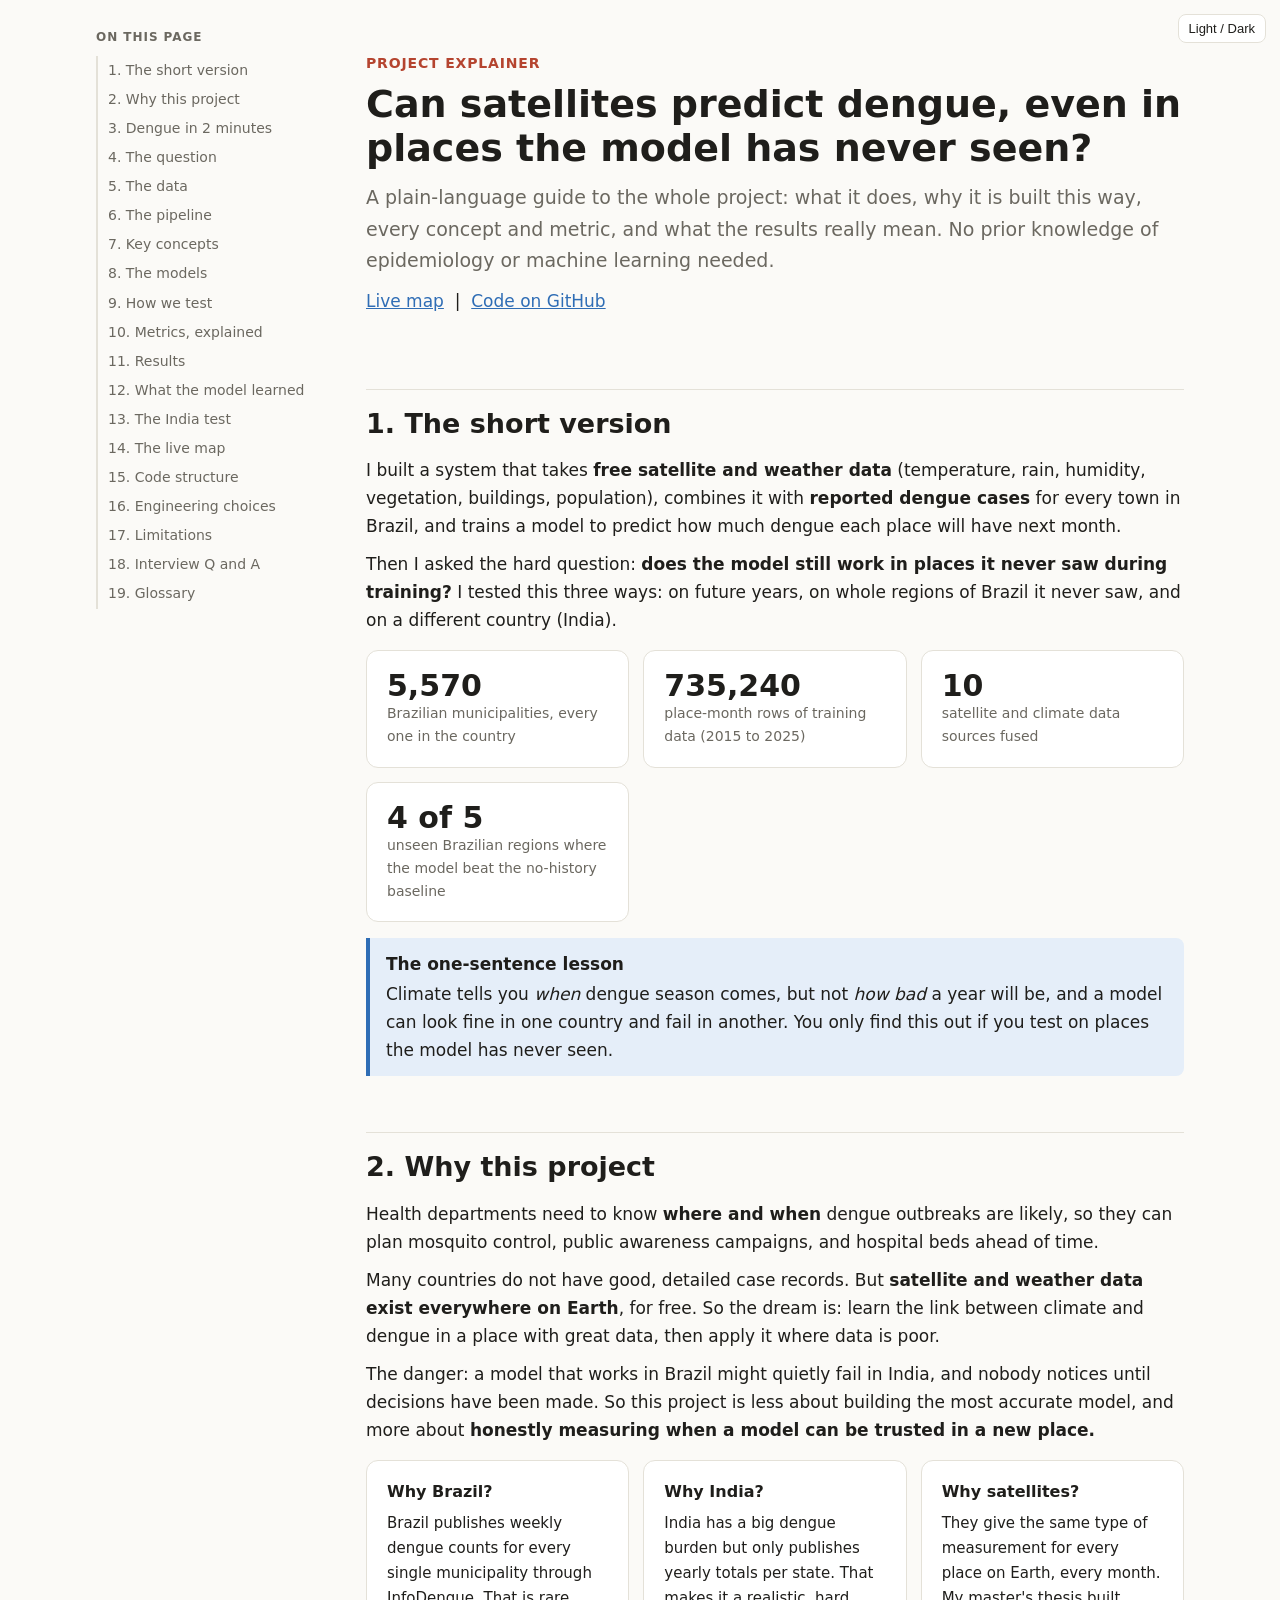
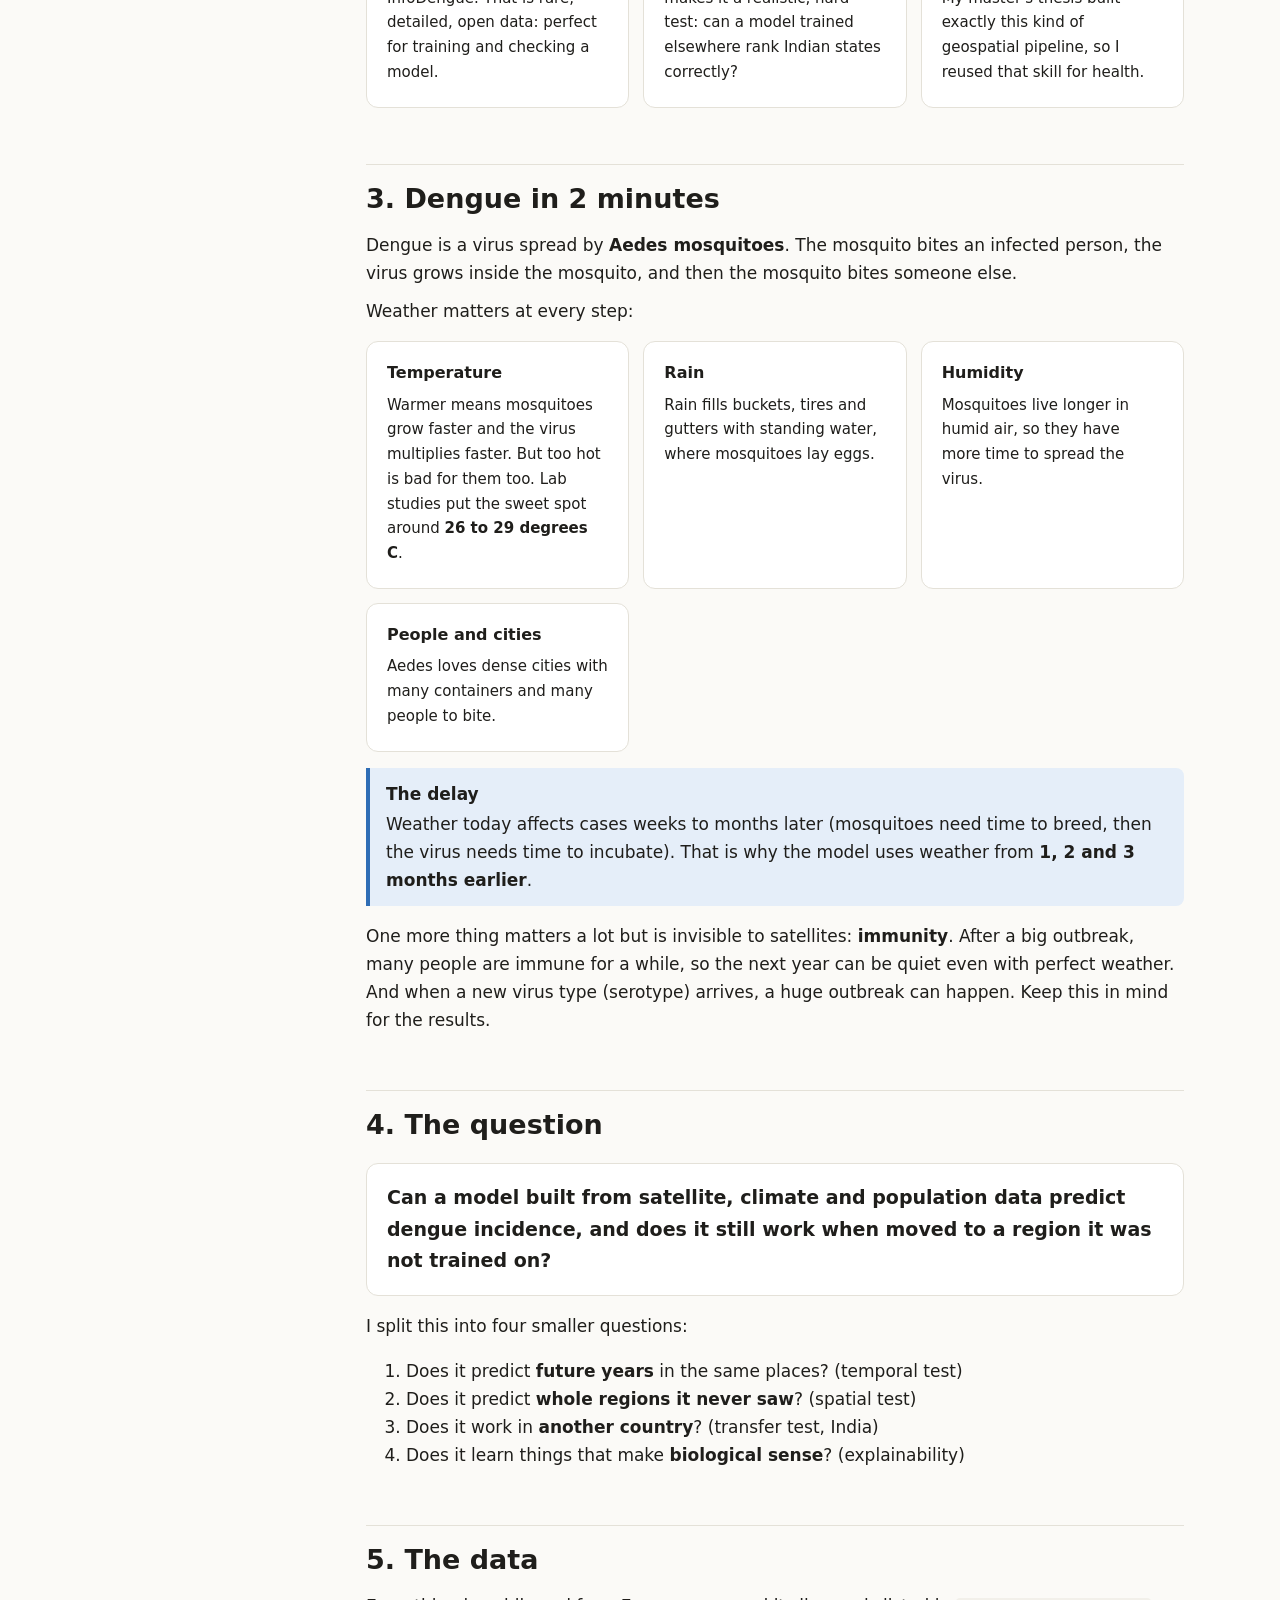
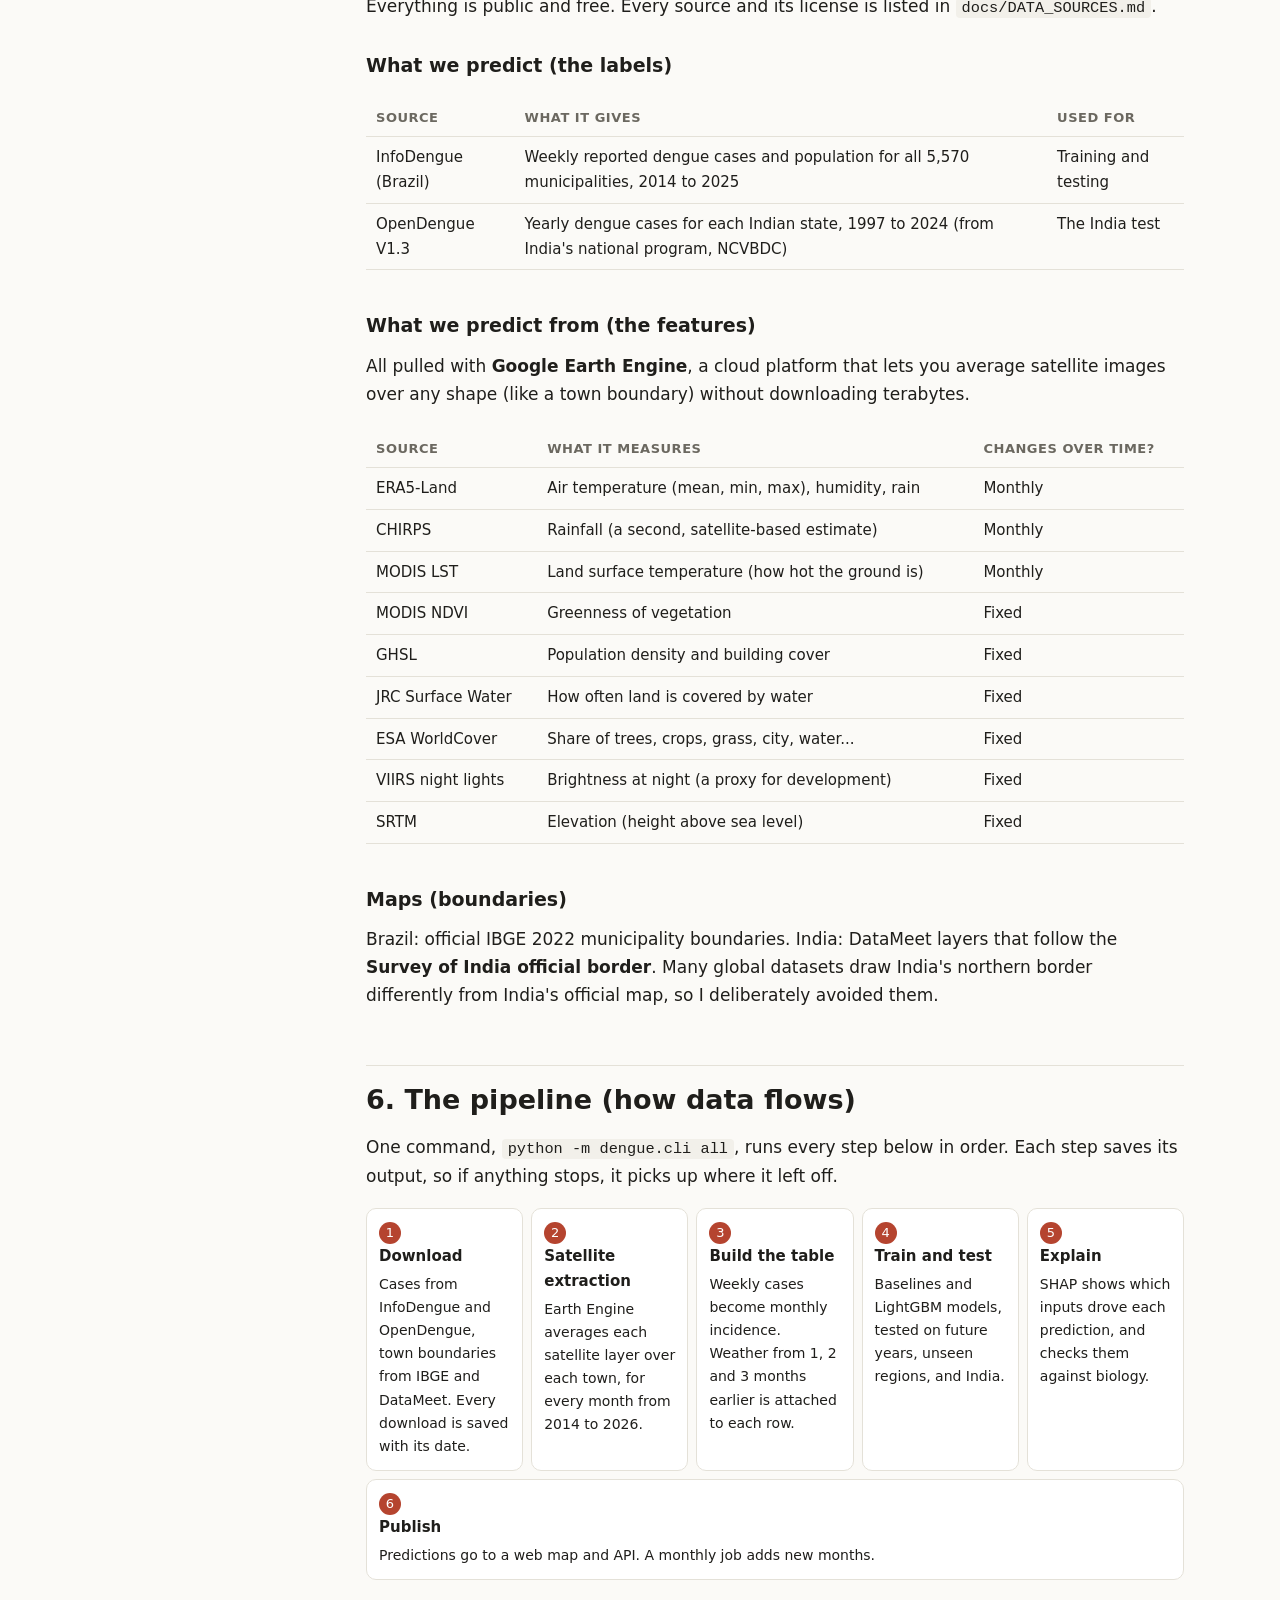
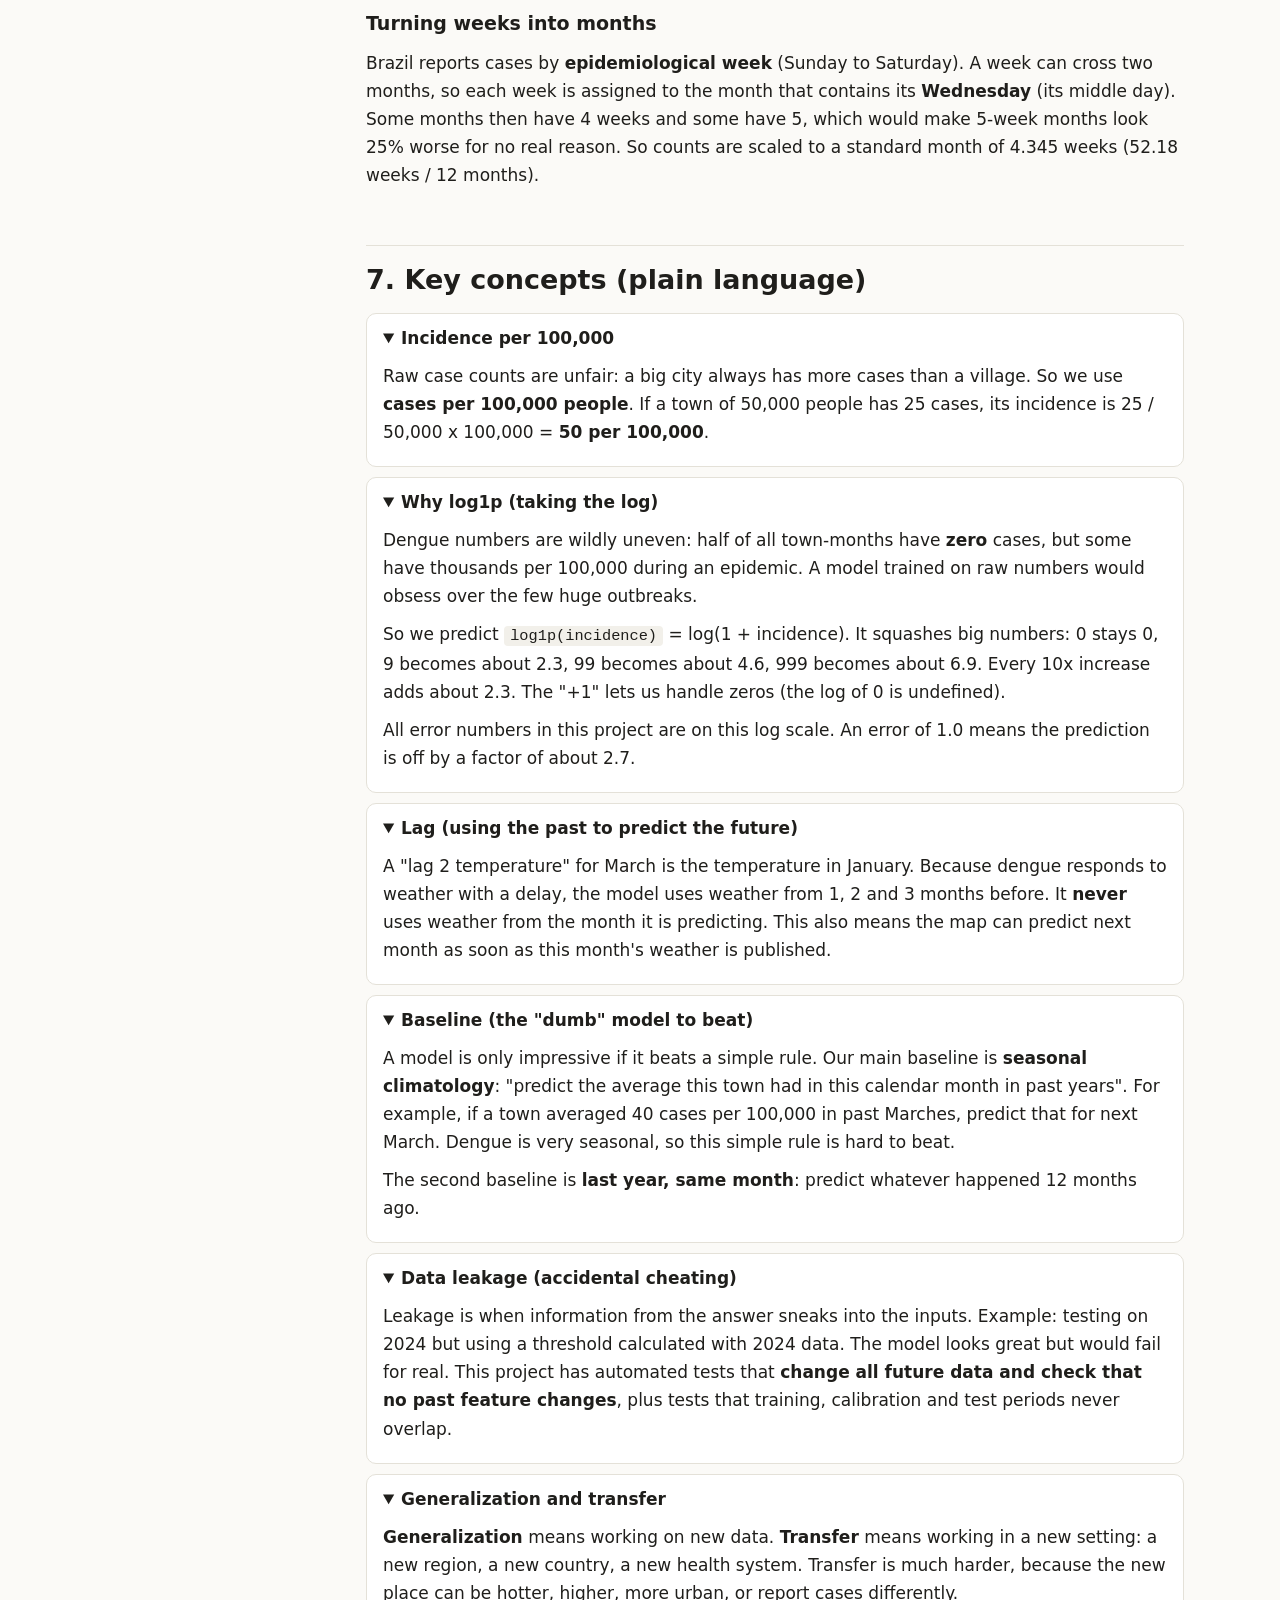
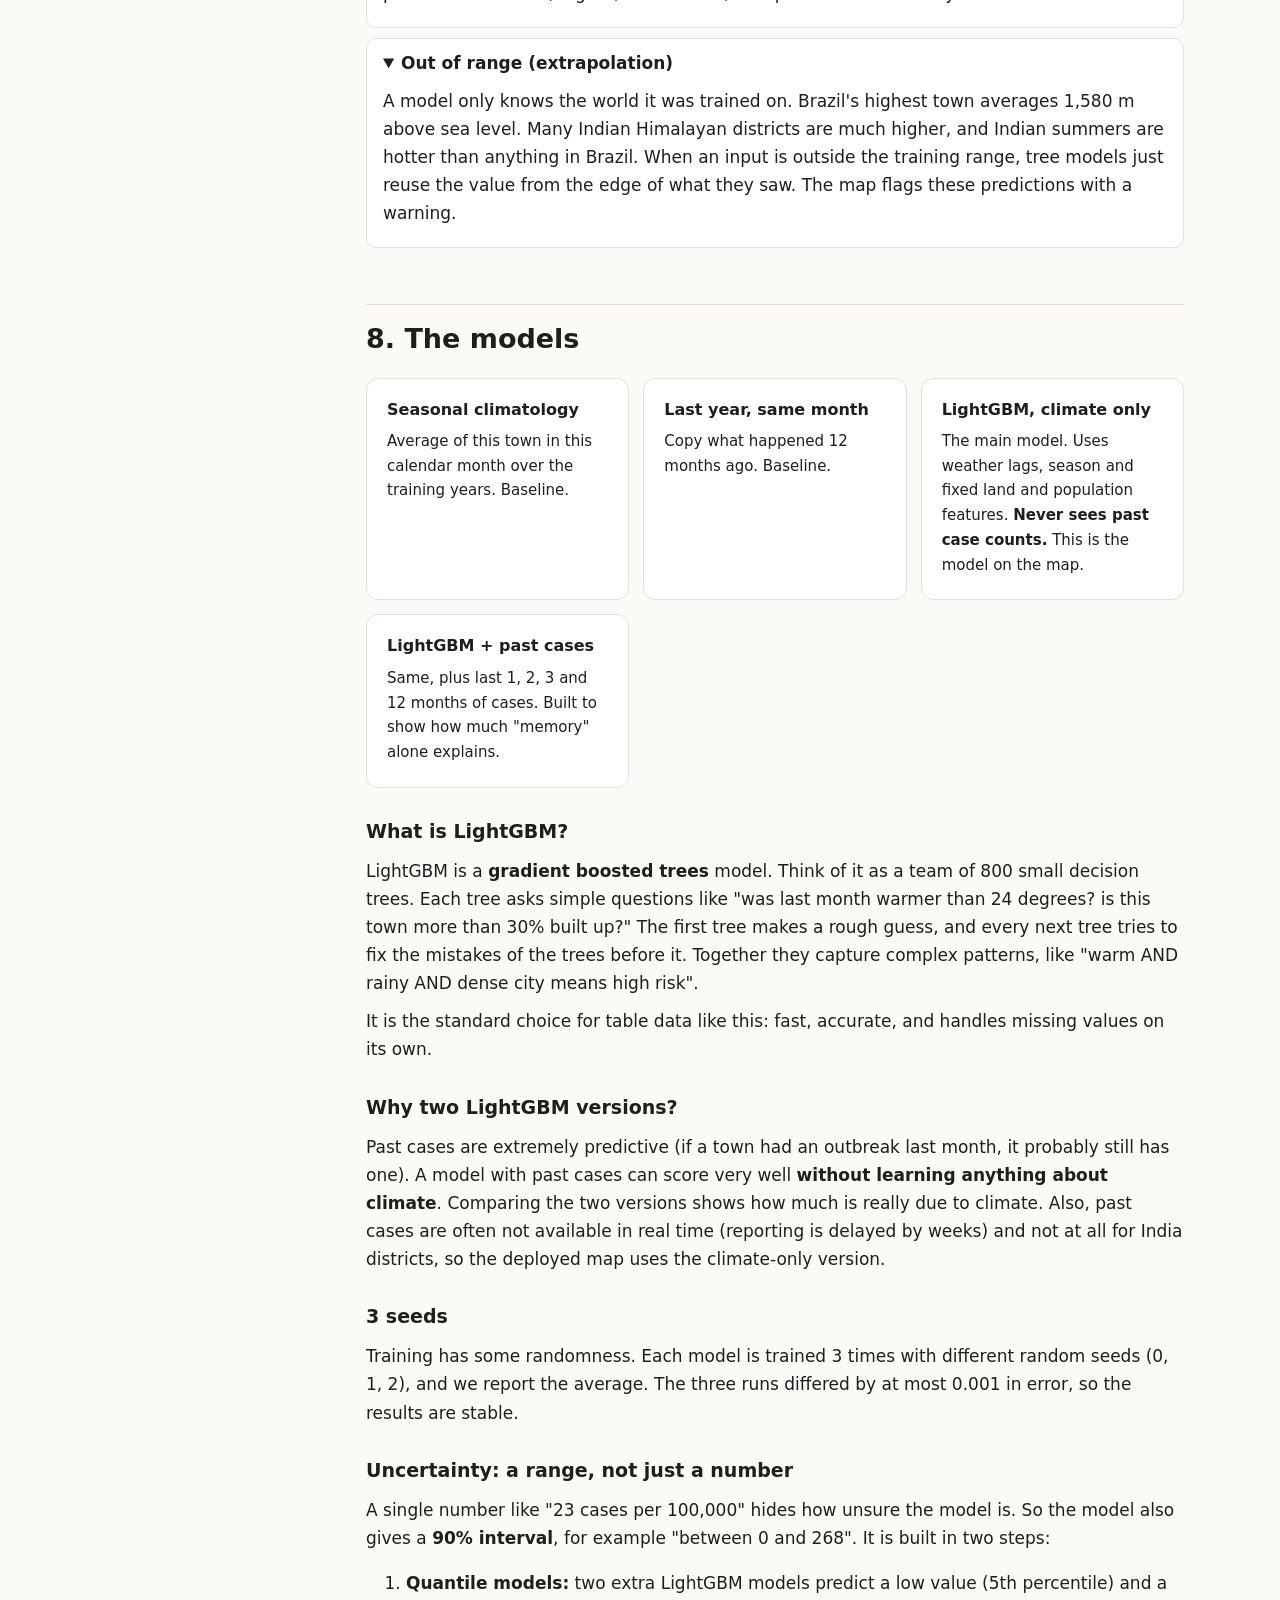
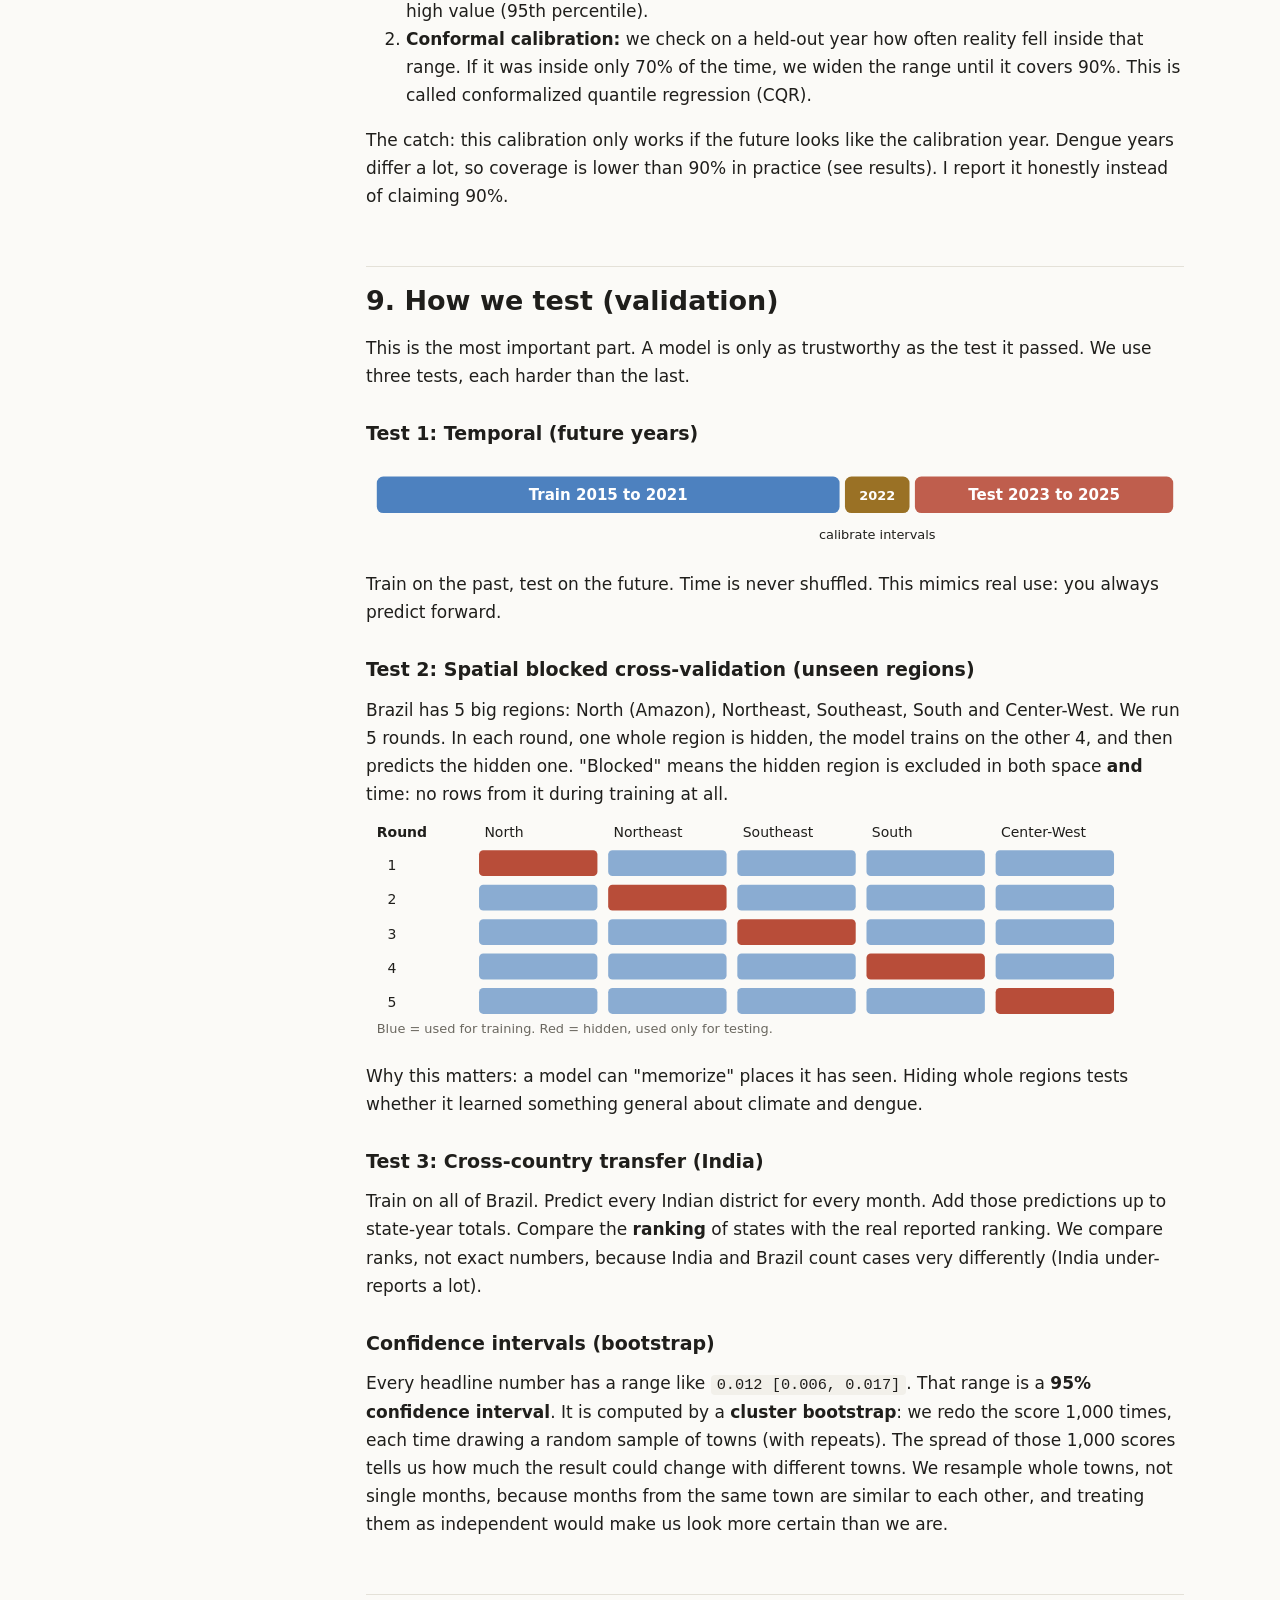
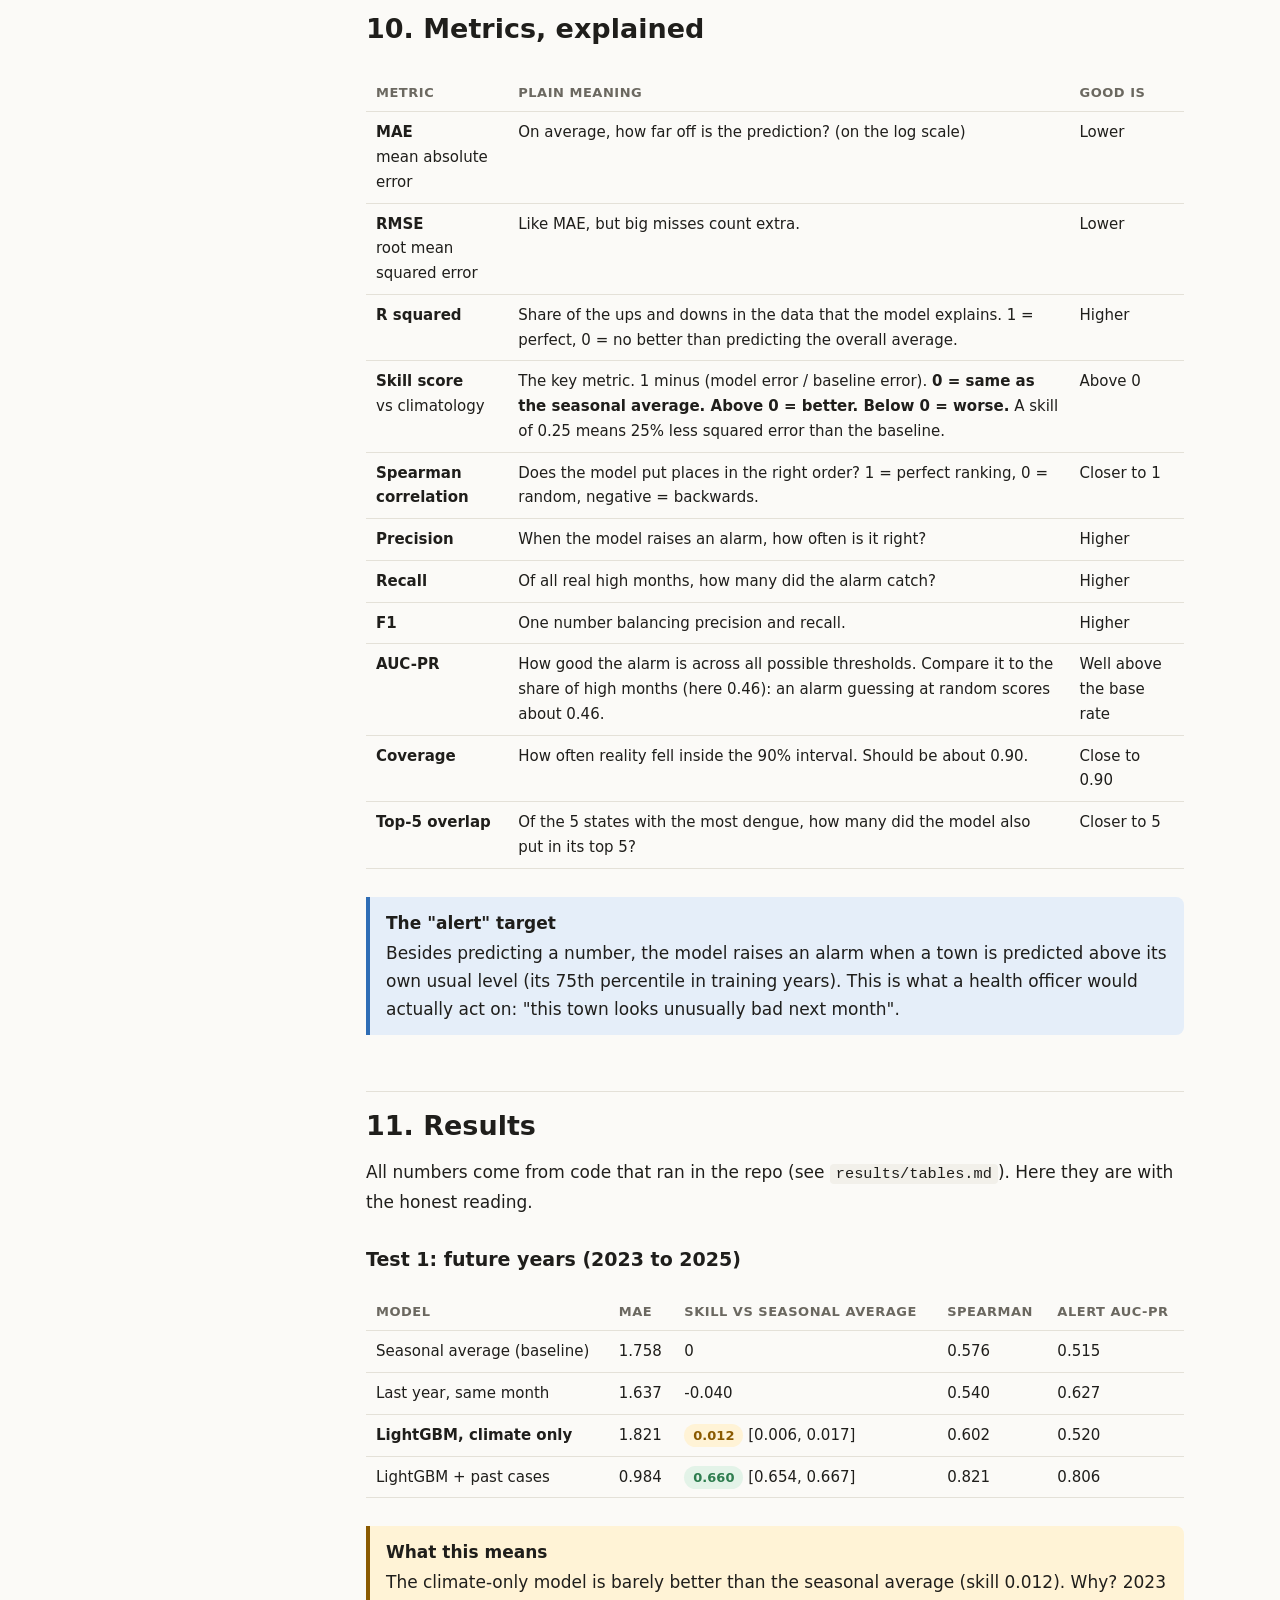
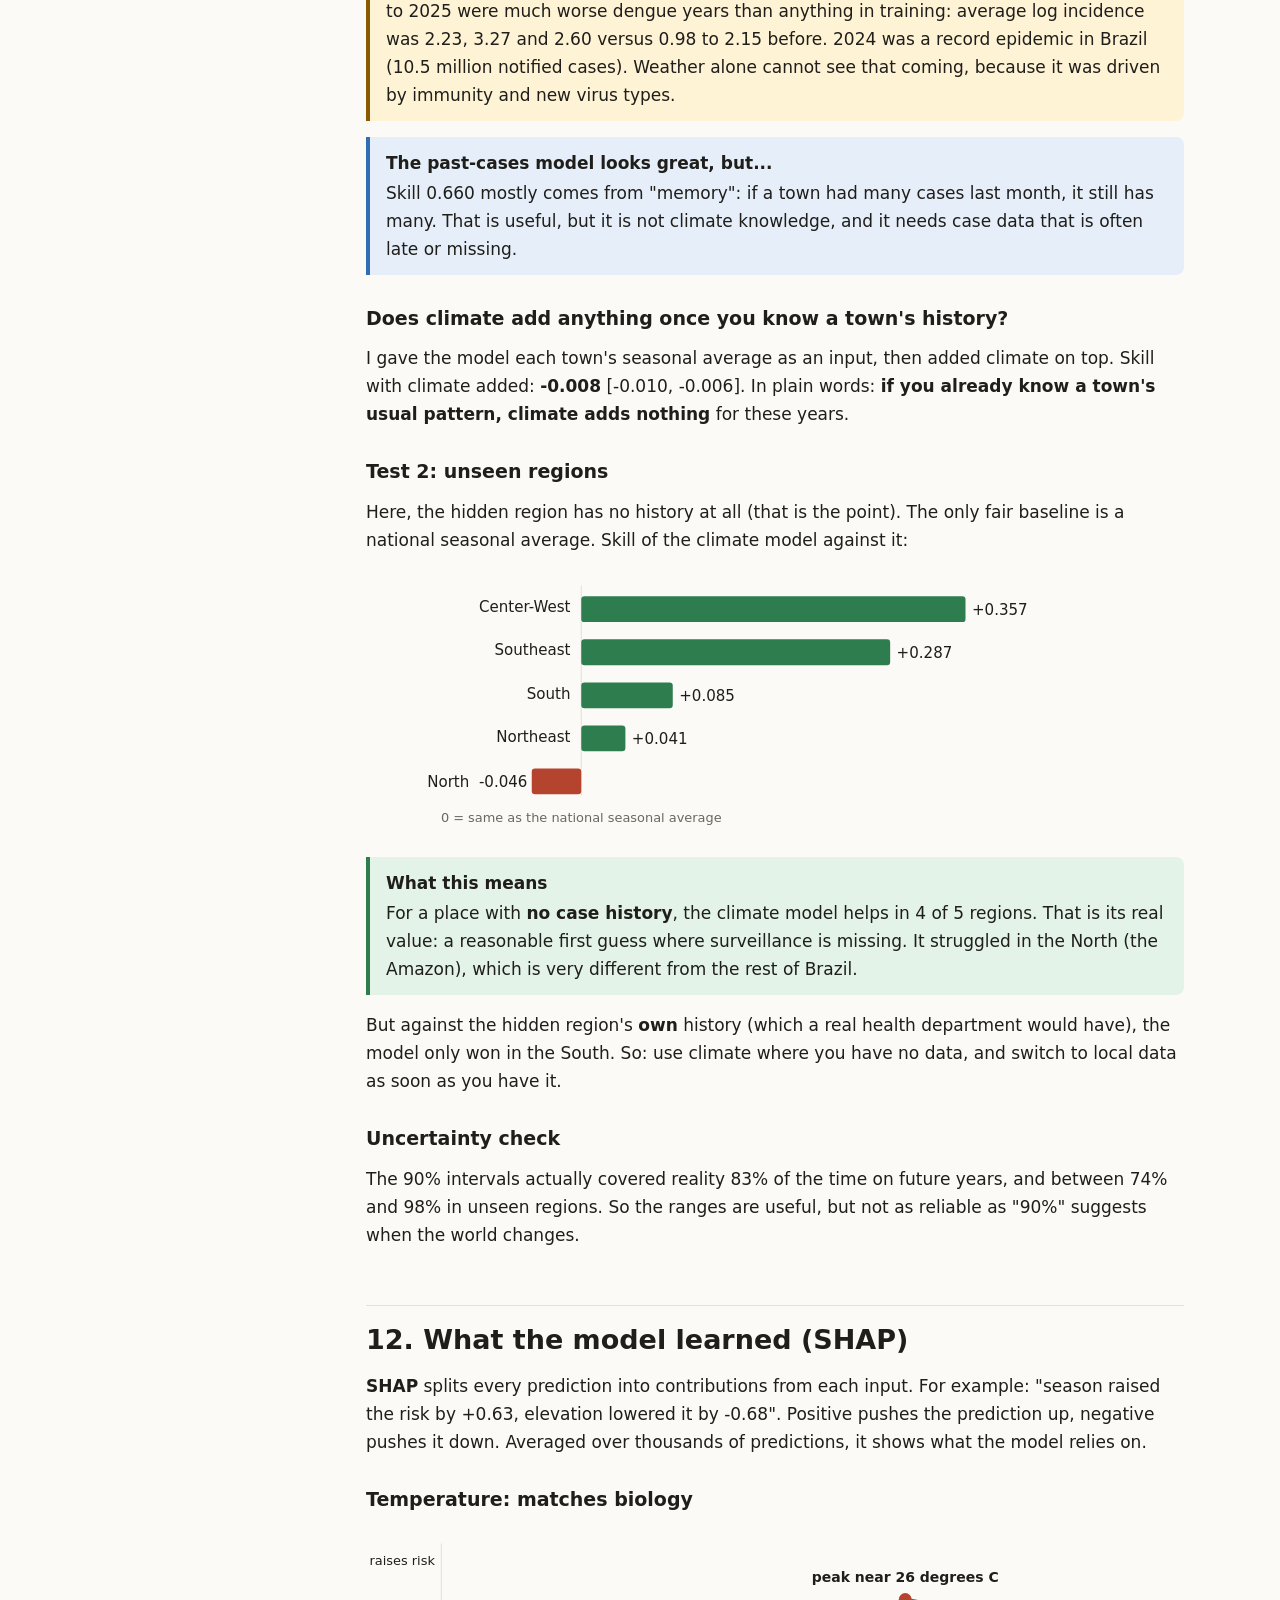
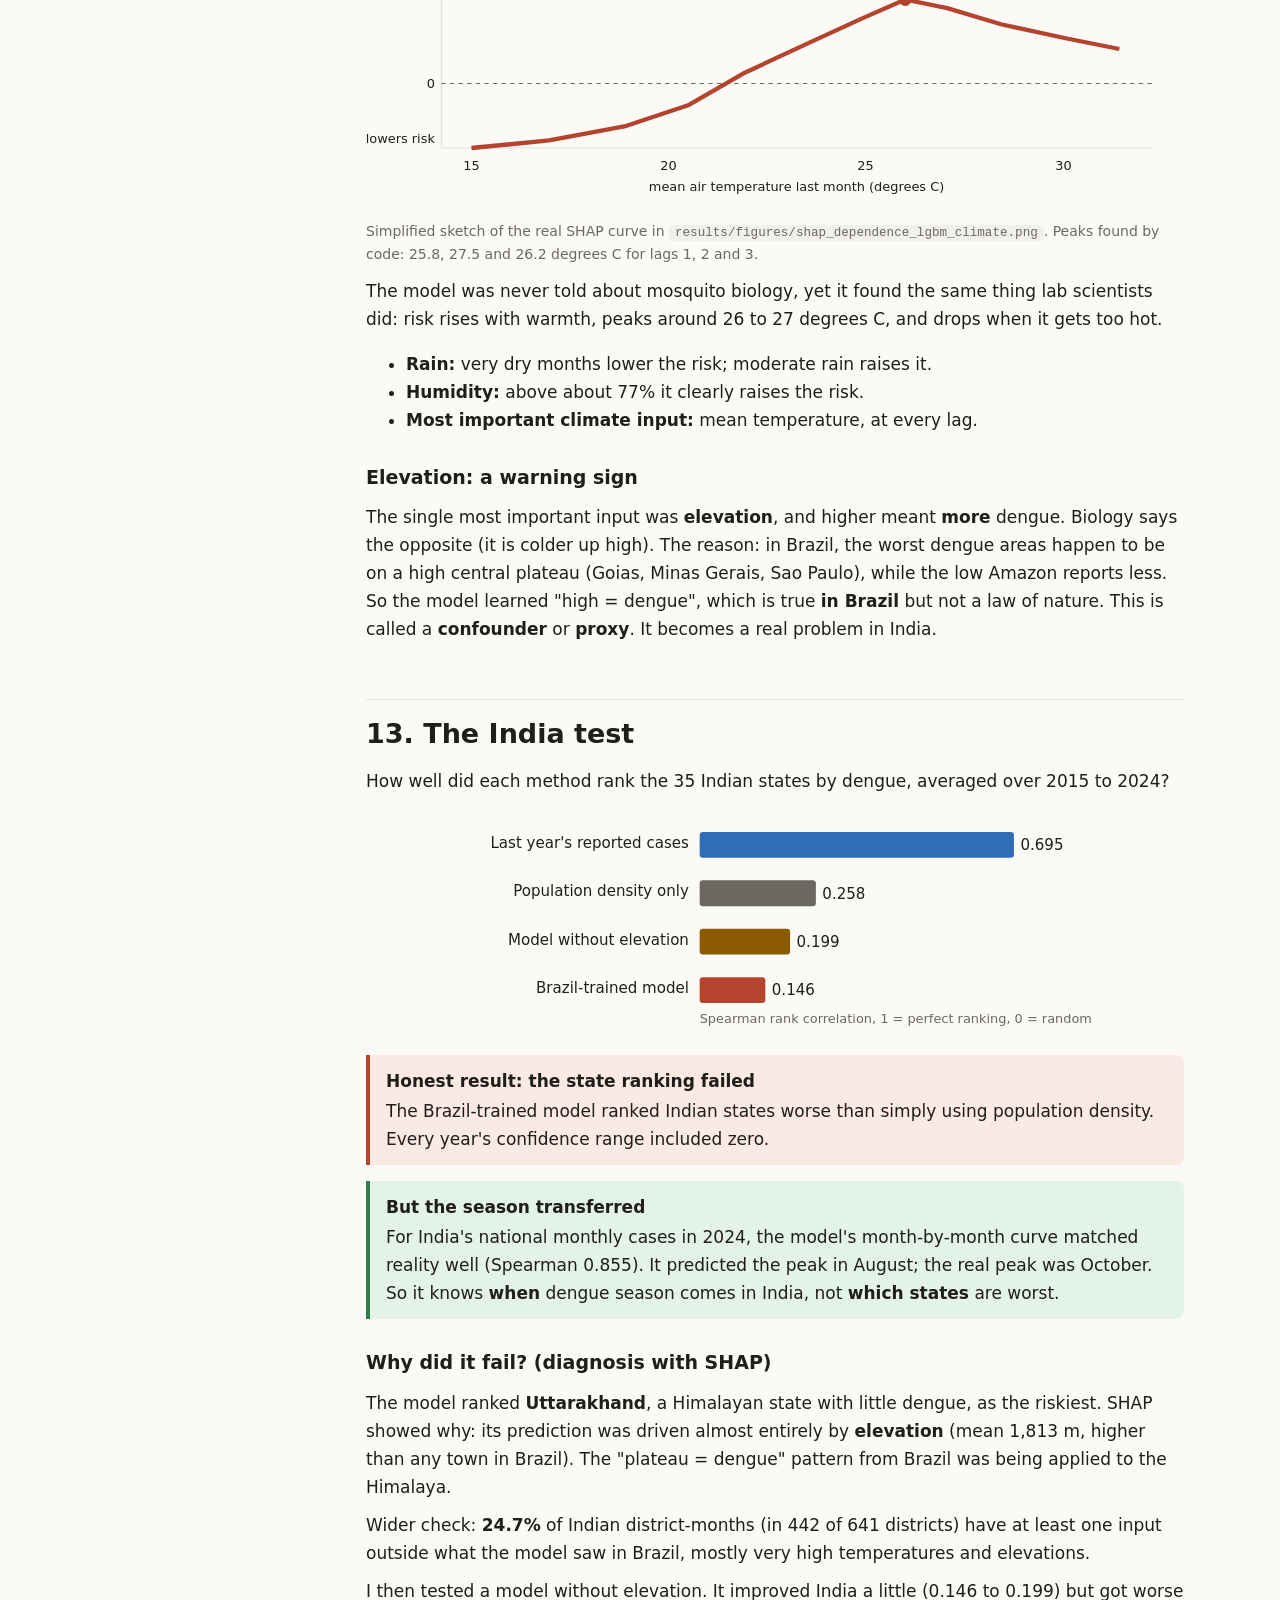
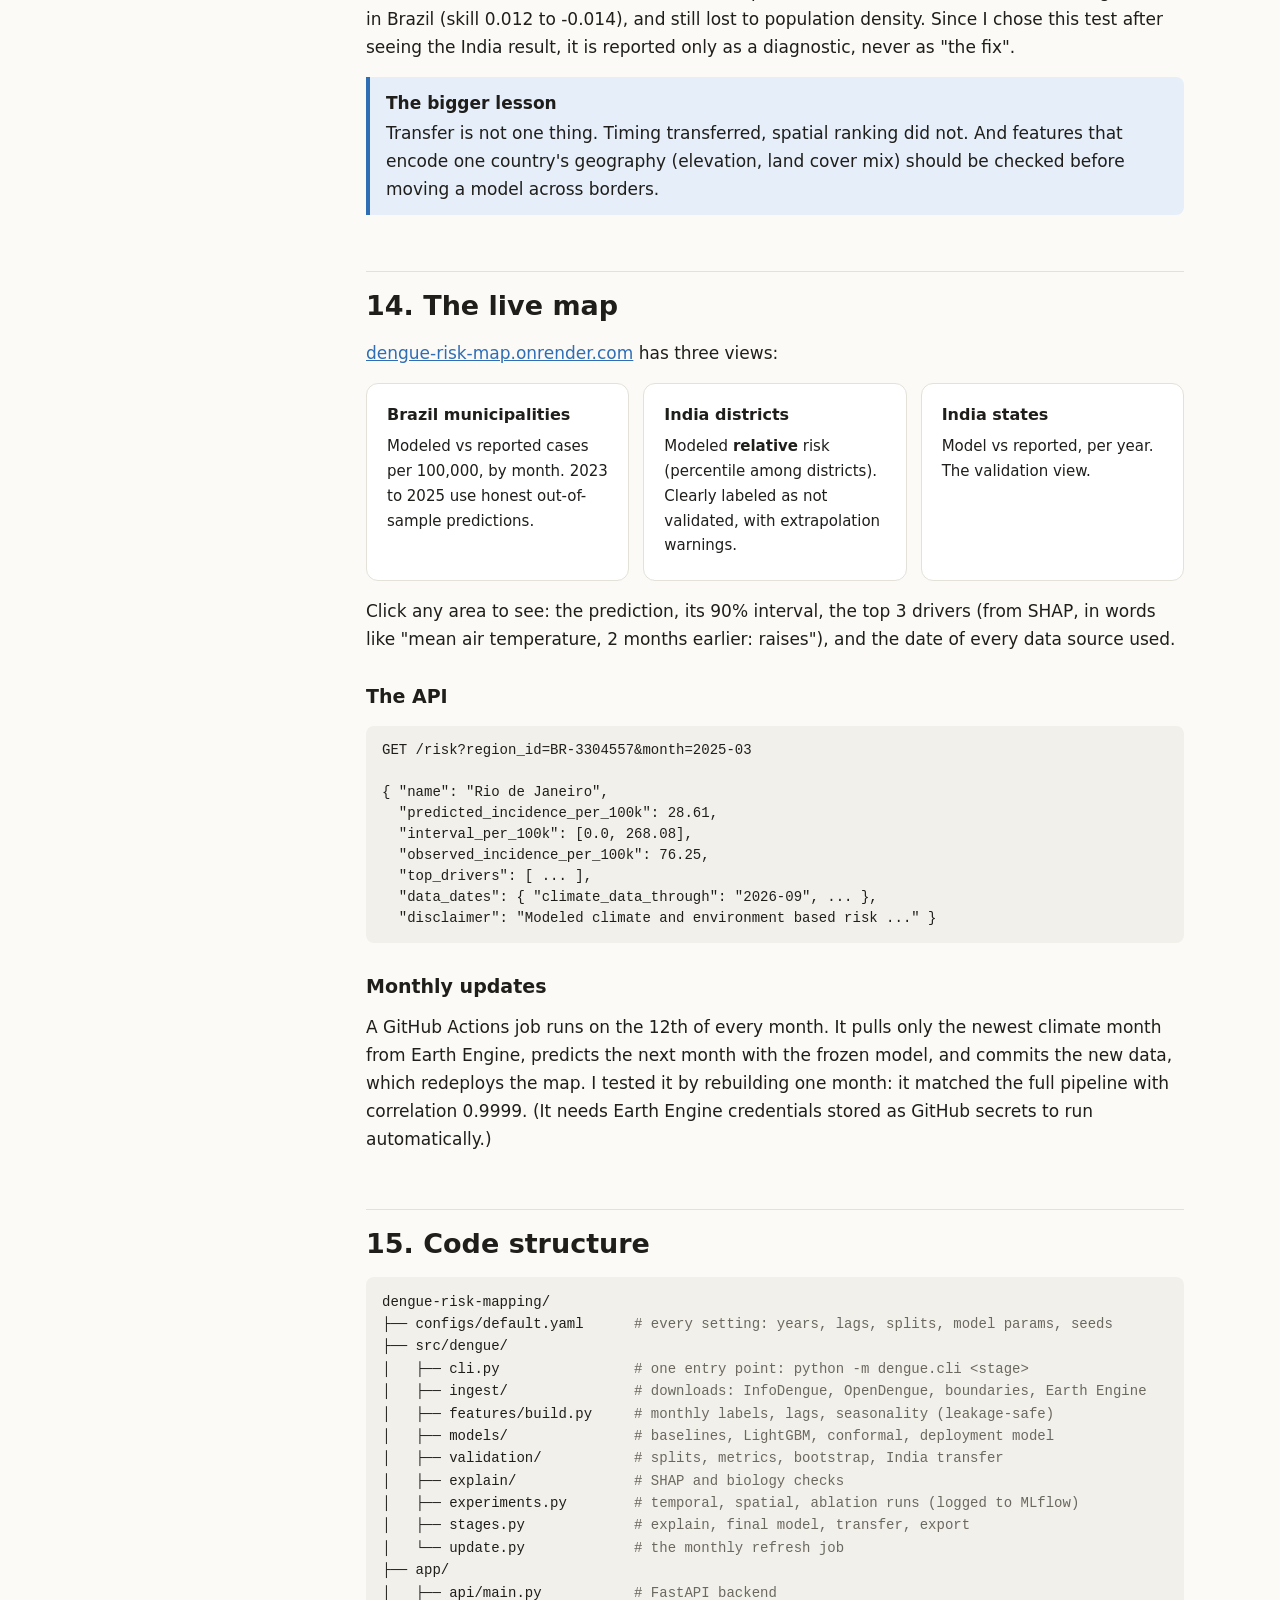
<file: docs/project_explainer.html>
<!doctype html>
<html lang="en">
<head>
<meta charset="utf-8">
<meta name="viewport" content="width=device-width, initial-scale=1">
<title>Dengue Risk Explained</title>
<style>
  :root {
    --bg: #fbfaf7; --fg: #1f1e1b; --muted: #6b6860; --card: #ffffff; --line: #e4e1d8;
    --accent: #b5442f; --accent-soft: #fbe9e4; --blue: #2f6db5; --blue-soft: #e5eef9;
    --green: #2e7d4f; --green-soft: #e3f3e8; --amber: #8a5a00; --amber-soft: #fff3d6;
    --code: #f2f0ea;
  }
  @media (prefers-color-scheme: dark) {
    :root:not([data-theme="light"]) {
      --bg: #161614; --fg: #ecebe6; --muted: #a29f96; --card: #1f1f1c; --line: #34332e;
      --accent: #e57a63; --accent-soft: #3a221c; --blue: #7aa9e6; --blue-soft: #1c2a3b;
      --green: #6cc28f; --green-soft: #1b3024; --amber: #e7b860; --amber-soft: #352a12;
      --code: #2a2925;
    }
  }
  :root[data-theme="dark"] {
    --bg: #161614; --fg: #ecebe6; --muted: #a29f96; --card: #1f1f1c; --line: #34332e;
    --accent: #e57a63; --accent-soft: #3a221c; --blue: #7aa9e6; --blue-soft: #1c2a3b;
    --green: #6cc28f; --green-soft: #1b3024; --amber: #e7b860; --amber-soft: #352a12;
    --code: #2a2925;
  }
  * { box-sizing: border-box; }
  html { scroll-behavior: smooth; }
  body {
    margin: 0; background: var(--bg); color: var(--fg);
    font: 17px/1.65 system-ui, -apple-system, "Segoe UI", Roboto, sans-serif;
  }
  .wrap { max-width: 1120px; margin: 0 auto; padding: 0 16px; display: grid; grid-template-columns: 230px 1fr; gap: 40px; }
  nav.toc { position: sticky; top: 0; align-self: start; max-height: 100vh; overflow-y: auto; padding: 28px 0; font-size: 14px; }
  nav.toc b { display: block; font-size: 12px; letter-spacing: .08em; text-transform: uppercase; color: var(--muted); margin-bottom: 8px; }
  nav.toc a { display: block; color: var(--muted); text-decoration: none; padding: 3px 0 3px 10px; border-left: 2px solid var(--line); }
  nav.toc a:hover { color: var(--fg); border-left-color: var(--accent); }
  main { min-width: 0; padding: 28px 0 80px; }
  header.hero { padding: 24px 0 8px; }
  .eyebrow { color: var(--accent); font-weight: 600; font-size: 14px; letter-spacing: .06em; text-transform: uppercase; }
  h1 { font-size: 38px; line-height: 1.15; margin: 8px 0 12px; }
  h2 { font-size: 27px; margin: 56px 0 10px; padding-top: 12px; border-top: 1px solid var(--line); }
  h3 { font-size: 19px; margin: 28px 0 6px; }
  p { margin: 10px 0; }
  .lead { font-size: 19px; color: var(--muted); }
  a { color: var(--blue); }
  code { background: var(--code); padding: 1px 6px; border-radius: 4px; font-size: .9em; }
  pre { background: var(--code); padding: 14px 16px; border-radius: 8px; overflow-x: auto; font-size: 14px; line-height: 1.5; }
  .card { background: var(--card); border: 1px solid var(--line); border-radius: 12px; padding: 18px 20px; margin: 16px 0; }
  .grid { display: grid; grid-template-columns: repeat(auto-fit, minmax(230px, 1fr)); gap: 14px; margin: 16px 0; }
  .grid .card { margin: 0; }
  .card h4 { margin: 0 0 6px; font-size: 16px; }
  .card p { margin: 4px 0; font-size: 15px; }
  .callout { border-left: 4px solid var(--blue); background: var(--blue-soft); padding: 12px 16px; border-radius: 0 8px 8px 0; margin: 16px 0; }
  .callout.good { border-color: var(--green); background: var(--green-soft); }
  .callout.warn { border-color: var(--amber); background: var(--amber-soft); }
  .callout.bad { border-color: var(--accent); background: var(--accent-soft); }
  .callout b:first-child { display: block; margin-bottom: 2px; }
  .stat { font-size: 30px; font-weight: 700; font-variant-numeric: tabular-nums; line-height: 1.1; }
  .stat-label { color: var(--muted); font-size: 14px; }
  table { width: 100%; border-collapse: collapse; margin: 12px 0; font-size: 15px; font-variant-numeric: tabular-nums; }
  th, td { text-align: left; padding: 8px 10px; border-bottom: 1px solid var(--line); vertical-align: top; }
  th { color: var(--muted); font-weight: 600; font-size: 13px; text-transform: uppercase; letter-spacing: .04em; }
  .tablewrap { overflow-x: auto; }
  .pill { display: inline-block; padding: 1px 9px; border-radius: 999px; font-size: 13px; font-weight: 600; }
  .pill.good { background: var(--green-soft); color: var(--green); }
  .pill.bad { background: var(--accent-soft); color: var(--accent); }
  .pill.mid { background: var(--amber-soft); color: var(--amber); }
  .flow { display: flex; flex-wrap: wrap; gap: 8px; align-items: stretch; margin: 18px 0; }
  .flow .step { flex: 1 1 150px; background: var(--card); border: 1px solid var(--line); border-radius: 10px; padding: 12px; font-size: 14px; position: relative; }
  .flow .step b { display: block; font-size: 15px; margin-bottom: 4px; }
  .flow .num { display: inline-block; width: 22px; height: 22px; border-radius: 50%; background: var(--accent); color: #fff; text-align: center; font-size: 13px; line-height: 22px; margin-right: 6px; }
  details { background: var(--card); border: 1px solid var(--line); border-radius: 10px; padding: 10px 16px; margin: 10px 0; }
  details summary { cursor: pointer; font-weight: 600; }
  details[open] summary { margin-bottom: 6px; }
  svg text { fill: var(--fg); font-family: inherit; }
  .chart-note { color: var(--muted); font-size: 14px; }
  .tree { font-family: ui-monospace, Consolas, monospace; font-size: 14px; line-height: 1.6; background: var(--code); border-radius: 8px; padding: 14px 16px; overflow-x: auto; white-space: pre; }
  .tree .c { color: var(--muted); }
  footer { color: var(--muted); font-size: 14px; margin-top: 60px; border-top: 1px solid var(--line); padding-top: 16px; }
  .themebtn { position: fixed; right: 14px; top: 14px; background: var(--card); border: 1px solid var(--line); color: var(--fg); border-radius: 8px; padding: 6px 10px; cursor: pointer; font-size: 13px; z-index: 10; }
  @media (max-width: 860px) {
    .wrap { grid-template-columns: 1fr; }
    nav.toc { display: none; }
    h1 { font-size: 30px; }
    h2 { font-size: 23px; }
  }
</style>
</head>
<body>
<button class="themebtn" id="themebtn" aria-label="Toggle dark mode">Light / Dark</button>
<div class="wrap">
<nav class="toc">
  <b>On this page</b>
  <a href="#tldr">1. The short version</a>
  <a href="#why">2. Why this project</a>
  <a href="#dengue">3. Dengue in 2 minutes</a>
  <a href="#question">4. The question</a>
  <a href="#data">5. The data</a>
  <a href="#pipeline">6. The pipeline</a>
  <a href="#concepts">7. Key concepts</a>
  <a href="#models">8. The models</a>
  <a href="#validation">9. How we test</a>
  <a href="#metrics">10. Metrics, explained</a>
  <a href="#results">11. Results</a>
  <a href="#shap">12. What the model learned</a>
  <a href="#india">13. The India test</a>
  <a href="#map">14. The live map</a>
  <a href="#structure">15. Code structure</a>
  <a href="#engineering">16. Engineering choices</a>
  <a href="#limits">17. Limitations</a>
  <a href="#interview">18. Interview Q and A</a>
  <a href="#glossary">19. Glossary</a>
</nav>

<main>
<header class="hero">
  <div class="eyebrow">Project explainer</div>
  <h1>Can satellites predict dengue, even in places the model has never seen?</h1>
  <p class="lead">A plain-language guide to the whole project: what it does, why it is built this way, every concept and metric, and what the results really mean. No prior knowledge of epidemiology or machine learning needed.</p>
  <p><a href="https://dengue-risk-map.onrender.com">Live map</a> &nbsp;|&nbsp; <a href="https://github.com/BharathHKrishna/dengue-risk-mapping">Code on GitHub</a></p>
</header>

<!-- 1 -->
<h2 id="tldr">1. The short version</h2>
<p>I built a system that takes <b>free satellite and weather data</b> (temperature, rain, humidity, vegetation, buildings, population), combines it with <b>reported dengue cases</b> for every town in Brazil, and trains a model to predict how much dengue each place will have next month.</p>
<p>Then I asked the hard question: <b>does the model still work in places it never saw during training?</b> I tested this three ways: on future years, on whole regions of Brazil it never saw, and on a different country (India).</p>

<div class="grid">
  <div class="card"><div class="stat">5,570</div><div class="stat-label">Brazilian municipalities, every one in the country</div></div>
  <div class="card"><div class="stat">735,240</div><div class="stat-label">place-month rows of training data (2015 to 2025)</div></div>
  <div class="card"><div class="stat">10</div><div class="stat-label">satellite and climate data sources fused</div></div>
  <div class="card"><div class="stat">4 of 5</div><div class="stat-label">unseen Brazilian regions where the model beat the no-history baseline</div></div>
</div>

<div class="callout">
  <b>The one-sentence lesson</b>
  Climate tells you <i>when</i> dengue season comes, but not <i>how bad</i> a year will be, and a model can look fine in one country and fail in another. You only find this out if you test on places the model has never seen.
</div>

<!-- 2 -->
<h2 id="why">2. Why this project</h2>
<p>Health departments need to know <b>where and when</b> dengue outbreaks are likely, so they can plan mosquito control, public awareness campaigns, and hospital beds ahead of time.</p>
<p>Many countries do not have good, detailed case records. But <b>satellite and weather data exist everywhere on Earth</b>, for free. So the dream is: learn the link between climate and dengue in a place with great data, then apply it where data is poor.</p>
<p>The danger: a model that works in Brazil might quietly fail in India, and nobody notices until decisions have been made. So this project is less about building the most accurate model, and more about <b>honestly measuring when a model can be trusted in a new place.</b></p>

<div class="grid">
  <div class="card"><h4>Why Brazil?</h4><p>Brazil publishes weekly dengue counts for every single municipality through InfoDengue. That is rare, detailed, open data: perfect for training and checking a model.</p></div>
  <div class="card"><h4>Why India?</h4><p>India has a big dengue burden but only publishes yearly totals per state. That makes it a realistic, hard test: can a model trained elsewhere rank Indian states correctly?</p></div>
  <div class="card"><h4>Why satellites?</h4><p>They give the same type of measurement for every place on Earth, every month. My master's thesis built exactly this kind of geospatial pipeline, so I reused that skill for health.</p></div>
</div>

<!-- 3 -->
<h2 id="dengue">3. Dengue in 2 minutes</h2>
<p>Dengue is a virus spread by <b>Aedes mosquitoes</b>. The mosquito bites an infected person, the virus grows inside the mosquito, and then the mosquito bites someone else.</p>
<p>Weather matters at every step:</p>
<div class="grid">
  <div class="card"><h4>Temperature</h4><p>Warmer means mosquitoes grow faster and the virus multiplies faster. But too hot is bad for them too. Lab studies put the sweet spot around <b>26 to 29 degrees C</b>.</p></div>
  <div class="card"><h4>Rain</h4><p>Rain fills buckets, tires and gutters with standing water, where mosquitoes lay eggs.</p></div>
  <div class="card"><h4>Humidity</h4><p>Mosquitoes live longer in humid air, so they have more time to spread the virus.</p></div>
  <div class="card"><h4>People and cities</h4><p>Aedes loves dense cities with many containers and many people to bite.</p></div>
</div>
<div class="callout"><b>The delay</b>Weather today affects cases weeks to months later (mosquitoes need time to breed, then the virus needs time to incubate). That is why the model uses weather from <b>1, 2 and 3 months earlier</b>.</div>
<p>One more thing matters a lot but is invisible to satellites: <b>immunity</b>. After a big outbreak, many people are immune for a while, so the next year can be quiet even with perfect weather. And when a new virus type (serotype) arrives, a huge outbreak can happen. Keep this in mind for the results.</p>

<!-- 4 -->
<h2 id="question">4. The question</h2>
<div class="card">
  <p style="font-size:19px;margin:0"><b>Can a model built from satellite, climate and population data predict dengue incidence, and does it still work when moved to a region it was not trained on?</b></p>
</div>
<p>I split this into four smaller questions:</p>
<ol>
  <li>Does it predict <b>future years</b> in the same places? (temporal test)</li>
  <li>Does it predict <b>whole regions it never saw</b>? (spatial test)</li>
  <li>Does it work in <b>another country</b>? (transfer test, India)</li>
  <li>Does it learn things that make <b>biological sense</b>? (explainability)</li>
</ol>

<!-- 5 -->
<h2 id="data">5. The data</h2>
<p>Everything is public and free. Every source and its license is listed in <code>docs/DATA_SOURCES.md</code>.</p>

<h3>What we predict (the labels)</h3>
<div class="tablewrap"><table>
  <tr><th>Source</th><th>What it gives</th><th>Used for</th></tr>
  <tr><td>InfoDengue (Brazil)</td><td>Weekly reported dengue cases and population for all 5,570 municipalities, 2014 to 2025</td><td>Training and testing</td></tr>
  <tr><td>OpenDengue V1.3</td><td>Yearly dengue cases for each Indian state, 1997 to 2024 (from India's national program, NCVBDC)</td><td>The India test</td></tr>
</table></div>

<h3>What we predict from (the features)</h3>
<p>All pulled with <b>Google Earth Engine</b>, a cloud platform that lets you average satellite images over any shape (like a town boundary) without downloading terabytes.</p>
<div class="tablewrap"><table>
  <tr><th>Source</th><th>What it measures</th><th>Changes over time?</th></tr>
  <tr><td>ERA5-Land</td><td>Air temperature (mean, min, max), humidity, rain</td><td>Monthly</td></tr>
  <tr><td>CHIRPS</td><td>Rainfall (a second, satellite-based estimate)</td><td>Monthly</td></tr>
  <tr><td>MODIS LST</td><td>Land surface temperature (how hot the ground is)</td><td>Monthly</td></tr>
  <tr><td>MODIS NDVI</td><td>Greenness of vegetation</td><td>Fixed</td></tr>
  <tr><td>GHSL</td><td>Population density and building cover</td><td>Fixed</td></tr>
  <tr><td>JRC Surface Water</td><td>How often land is covered by water</td><td>Fixed</td></tr>
  <tr><td>ESA WorldCover</td><td>Share of trees, crops, grass, city, water...</td><td>Fixed</td></tr>
  <tr><td>VIIRS night lights</td><td>Brightness at night (a proxy for development)</td><td>Fixed</td></tr>
  <tr><td>SRTM</td><td>Elevation (height above sea level)</td><td>Fixed</td></tr>
</table></div>

<h3>Maps (boundaries)</h3>
<p>Brazil: official IBGE 2022 municipality boundaries. India: DataMeet layers that follow the <b>Survey of India official border</b>. Many global datasets draw India's northern border differently from India's official map, so I deliberately avoided them.</p>

<!-- 6 -->
<h2 id="pipeline">6. The pipeline (how data flows)</h2>
<p>One command, <code>python -m dengue.cli all</code>, runs every step below in order. Each step saves its output, so if anything stops, it picks up where it left off.</p>
<div class="flow">
  <div class="step"><span class="num">1</span><b>Download</b>Cases from InfoDengue and OpenDengue, town boundaries from IBGE and DataMeet. Every download is saved with its date.</div>
  <div class="step"><span class="num">2</span><b>Satellite extraction</b>Earth Engine averages each satellite layer over each town, for every month from 2014 to 2026.</div>
  <div class="step"><span class="num">3</span><b>Build the table</b>Weekly cases become monthly incidence. Weather from 1, 2 and 3 months earlier is attached to each row.</div>
  <div class="step"><span class="num">4</span><b>Train and test</b>Baselines and LightGBM models, tested on future years, unseen regions, and India.</div>
  <div class="step"><span class="num">5</span><b>Explain</b>SHAP shows which inputs drove each prediction, and checks them against biology.</div>
  <div class="step"><span class="num">6</span><b>Publish</b>Predictions go to a web map and API. A monthly job adds new months.</div>
</div>

<h3>Turning weeks into months</h3>
<p>Brazil reports cases by <b>epidemiological week</b> (Sunday to Saturday). A week can cross two months, so each week is assigned to the month that contains its <b>Wednesday</b> (its middle day). Some months then have 4 weeks and some have 5, which would make 5-week months look 25% worse for no real reason. So counts are scaled to a standard month of 4.345 weeks (52.18 weeks / 12 months).</p>

<!-- 7 -->
<h2 id="concepts">7. Key concepts (plain language)</h2>

<details open><summary>Incidence per 100,000</summary>
<p>Raw case counts are unfair: a big city always has more cases than a village. So we use <b>cases per 100,000 people</b>. If a town of 50,000 people has 25 cases, its incidence is 25 / 50,000 x 100,000 = <b>50 per 100,000</b>.</p>
</details>

<details open><summary>Why log1p (taking the log)</summary>
<p>Dengue numbers are wildly uneven: half of all town-months have <b>zero</b> cases, but some have thousands per 100,000 during an epidemic. A model trained on raw numbers would obsess over the few huge outbreaks.</p>
<p>So we predict <code>log1p(incidence)</code> = log(1 + incidence). It squashes big numbers: 0 stays 0, 9 becomes about 2.3, 99 becomes about 4.6, 999 becomes about 6.9. Every 10x increase adds about 2.3. The "+1" lets us handle zeros (the log of 0 is undefined).</p>
<p>All error numbers in this project are on this log scale. An error of 1.0 means the prediction is off by a factor of about 2.7.</p>
</details>

<details open><summary>Lag (using the past to predict the future)</summary>
<p>A "lag 2 temperature" for March is the temperature in January. Because dengue responds to weather with a delay, the model uses weather from 1, 2 and 3 months before. It <b>never</b> uses weather from the month it is predicting. This also means the map can predict next month as soon as this month's weather is published.</p>
</details>

<details open><summary>Baseline (the "dumb" model to beat)</summary>
<p>A model is only impressive if it beats a simple rule. Our main baseline is <b>seasonal climatology</b>: "predict the average this town had in this calendar month in past years". For example, if a town averaged 40 cases per 100,000 in past Marches, predict that for next March. Dengue is very seasonal, so this simple rule is hard to beat.</p>
<p>The second baseline is <b>last year, same month</b>: predict whatever happened 12 months ago.</p>
</details>

<details open><summary>Data leakage (accidental cheating)</summary>
<p>Leakage is when information from the answer sneaks into the inputs. Example: testing on 2024 but using a threshold calculated with 2024 data. The model looks great but would fail for real. This project has automated tests that <b>change all future data and check that no past feature changes</b>, plus tests that training, calibration and test periods never overlap.</p>
</details>

<details open><summary>Generalization and transfer</summary>
<p><b>Generalization</b> means working on new data. <b>Transfer</b> means working in a new setting: a new region, a new country, a new health system. Transfer is much harder, because the new place can be hotter, higher, more urban, or report cases differently.</p>
</details>

<details open><summary>Out of range (extrapolation)</summary>
<p>A model only knows the world it was trained on. Brazil's highest town averages 1,580 m above sea level. Many Indian Himalayan districts are much higher, and Indian summers are hotter than anything in Brazil. When an input is outside the training range, tree models just reuse the value from the edge of what they saw. The map flags these predictions with a warning.</p>
</details>

<!-- 8 -->
<h2 id="models">8. The models</h2>
<div class="grid">
  <div class="card"><h4>Seasonal climatology</h4><p>Average of this town in this calendar month over the training years. Baseline.</p></div>
  <div class="card"><h4>Last year, same month</h4><p>Copy what happened 12 months ago. Baseline.</p></div>
  <div class="card"><h4>LightGBM, climate only</h4><p>The main model. Uses weather lags, season and fixed land and population features. <b>Never sees past case counts.</b> This is the model on the map.</p></div>
  <div class="card"><h4>LightGBM + past cases</h4><p>Same, plus last 1, 2, 3 and 12 months of cases. Built to show how much "memory" alone explains.</p></div>
</div>

<h3>What is LightGBM?</h3>
<p>LightGBM is a <b>gradient boosted trees</b> model. Think of it as a team of 800 small decision trees. Each tree asks simple questions like "was last month warmer than 24 degrees? is this town more than 30% built up?" The first tree makes a rough guess, and every next tree tries to fix the mistakes of the trees before it. Together they capture complex patterns, like "warm AND rainy AND dense city means high risk".</p>
<p>It is the standard choice for table data like this: fast, accurate, and handles missing values on its own.</p>

<h3>Why two LightGBM versions?</h3>
<p>Past cases are extremely predictive (if a town had an outbreak last month, it probably still has one). A model with past cases can score very well <b>without learning anything about climate</b>. Comparing the two versions shows how much is really due to climate. Also, past cases are often not available in real time (reporting is delayed by weeks) and not at all for India districts, so the deployed map uses the climate-only version.</p>

<h3>3 seeds</h3>
<p>Training has some randomness. Each model is trained 3 times with different random seeds (0, 1, 2), and we report the average. The three runs differed by at most 0.001 in error, so the results are stable.</p>

<h3>Uncertainty: a range, not just a number</h3>
<p>A single number like "23 cases per 100,000" hides how unsure the model is. So the model also gives a <b>90% interval</b>, for example "between 0 and 268". It is built in two steps:</p>
<ol>
  <li><b>Quantile models:</b> two extra LightGBM models predict a low value (5th percentile) and a high value (95th percentile).</li>
  <li><b>Conformal calibration:</b> we check on a held-out year how often reality fell inside that range. If it was inside only 70% of the time, we widen the range until it covers 90%. This is called conformalized quantile regression (CQR).</li>
</ol>
<p>The catch: this calibration only works if the future looks like the calibration year. Dengue years differ a lot, so coverage is lower than 90% in practice (see results). I report it honestly instead of claiming 90%.</p>

<!-- 9 -->
<h2 id="validation">9. How we test (validation)</h2>
<p>This is the most important part. A model is only as trustworthy as the test it passed. We use three tests, each harder than the last.</p>

<h3>Test 1: Temporal (future years)</h3>
<svg viewBox="0 0 760 90" width="100%" role="img" aria-label="Timeline: train 2015 to 2021, calibrate 2022, test 2023 to 2025">
  <rect x="10" y="20" width="430" height="34" rx="6" fill="var(--blue)" opacity=".85"/>
  <rect x="445" y="20" width="60" height="34" rx="6" fill="var(--amber)" opacity=".85"/>
  <rect x="510" y="20" width="240" height="34" rx="6" fill="var(--accent)" opacity=".85"/>
  <text x="225" y="42" text-anchor="middle" style="fill:#fff;font-size:14px;font-weight:600">Train 2015 to 2021</text>
  <text x="475" y="42" text-anchor="middle" style="fill:#fff;font-size:12px;font-weight:600">2022</text>
  <text x="630" y="42" text-anchor="middle" style="fill:#fff;font-size:14px;font-weight:600">Test 2023 to 2025</text>
  <text x="475" y="78" text-anchor="middle" style="font-size:12px">calibrate intervals</text>
</svg>
<p>Train on the past, test on the future. Time is never shuffled. This mimics real use: you always predict forward.</p>

<h3>Test 2: Spatial blocked cross-validation (unseen regions)</h3>
<p>Brazil has 5 big regions: North (Amazon), Northeast, Southeast, South and Center-West. We run 5 rounds. In each round, one whole region is hidden, the model trains on the other 4, and then predicts the hidden one. "Blocked" means the hidden region is excluded in both space <b>and</b> time: no rows from it during training at all.</p>
<svg viewBox="0 0 760 210" width="100%" role="img" aria-label="Five rounds, each hiding one region">
  <g style="font-size:13px">
    <text x="10" y="18" style="font-weight:600">Round</text>
    <text x="110" y="18">North</text><text x="230" y="18">Northeast</text><text x="350" y="18">Southeast</text><text x="470" y="18">South</text><text x="590" y="18">Center-West</text>
  </g>
  <g id="rows"></g>
  <text x="10" y="200" style="font-size:12px;fill:var(--muted)">Blue = used for training. Red = hidden, used only for testing.</text>
</svg>
<p>Why this matters: a model can "memorize" places it has seen. Hiding whole regions tests whether it learned something general about climate and dengue.</p>

<h3>Test 3: Cross-country transfer (India)</h3>
<p>Train on all of Brazil. Predict every Indian district for every month. Add those predictions up to state-year totals. Compare the <b>ranking</b> of states with the real reported ranking. We compare ranks, not exact numbers, because India and Brazil count cases very differently (India under-reports a lot).</p>

<h3>Confidence intervals (bootstrap)</h3>
<p>Every headline number has a range like <code>0.012 [0.006, 0.017]</code>. That range is a <b>95% confidence interval</b>. It is computed by a <b>cluster bootstrap</b>: we redo the score 1,000 times, each time drawing a random sample of towns (with repeats). The spread of those 1,000 scores tells us how much the result could change with different towns. We resample whole towns, not single months, because months from the same town are similar to each other, and treating them as independent would make us look more certain than we are.</p>

<!-- 10 -->
<h2 id="metrics">10. Metrics, explained</h2>
<div class="tablewrap"><table>
  <tr><th>Metric</th><th>Plain meaning</th><th>Good is</th></tr>
  <tr><td><b>MAE</b><br>mean absolute error</td><td>On average, how far off is the prediction? (on the log scale)</td><td>Lower</td></tr>
  <tr><td><b>RMSE</b><br>root mean squared error</td><td>Like MAE, but big misses count extra.</td><td>Lower</td></tr>
  <tr><td><b>R squared</b></td><td>Share of the ups and downs in the data that the model explains. 1 = perfect, 0 = no better than predicting the overall average.</td><td>Higher</td></tr>
  <tr><td><b>Skill score</b><br>vs climatology</td><td>The key metric. 1 minus (model error / baseline error). <b>0 = same as the seasonal average. Above 0 = better. Below 0 = worse.</b> A skill of 0.25 means 25% less squared error than the baseline.</td><td>Above 0</td></tr>
  <tr><td><b>Spearman correlation</b></td><td>Does the model put places in the right order? 1 = perfect ranking, 0 = random, negative = backwards.</td><td>Closer to 1</td></tr>
  <tr><td><b>Precision</b></td><td>When the model raises an alarm, how often is it right?</td><td>Higher</td></tr>
  <tr><td><b>Recall</b></td><td>Of all real high months, how many did the alarm catch?</td><td>Higher</td></tr>
  <tr><td><b>F1</b></td><td>One number balancing precision and recall.</td><td>Higher</td></tr>
  <tr><td><b>AUC-PR</b></td><td>How good the alarm is across all possible thresholds. Compare it to the share of high months (here 0.46): an alarm guessing at random scores about 0.46.</td><td>Well above the base rate</td></tr>
  <tr><td><b>Coverage</b></td><td>How often reality fell inside the 90% interval. Should be about 0.90.</td><td>Close to 0.90</td></tr>
  <tr><td><b>Top-5 overlap</b></td><td>Of the 5 states with the most dengue, how many did the model also put in its top 5?</td><td>Closer to 5</td></tr>
</table></div>
<div class="callout"><b>The "alert" target</b>Besides predicting a number, the model raises an alarm when a town is predicted above its own usual level (its 75th percentile in training years). This is what a health officer would actually act on: "this town looks unusually bad next month".</div>

<!-- 11 -->
<h2 id="results">11. Results</h2>
<p>All numbers come from code that ran in the repo (see <code>results/tables.md</code>). Here they are with the honest reading.</p>

<h3>Test 1: future years (2023 to 2025)</h3>
<div class="tablewrap"><table>
  <tr><th>Model</th><th>MAE</th><th>Skill vs seasonal average</th><th>Spearman</th><th>Alert AUC-PR</th></tr>
  <tr><td>Seasonal average (baseline)</td><td>1.758</td><td>0</td><td>0.576</td><td>0.515</td></tr>
  <tr><td>Last year, same month</td><td>1.637</td><td>-0.040</td><td>0.540</td><td>0.627</td></tr>
  <tr><td><b>LightGBM, climate only</b></td><td>1.821</td><td><span class="pill mid">0.012</span> [0.006, 0.017]</td><td>0.602</td><td>0.520</td></tr>
  <tr><td>LightGBM + past cases</td><td>0.984</td><td><span class="pill good">0.660</span> [0.654, 0.667]</td><td>0.821</td><td>0.806</td></tr>
</table></div>
<div class="callout warn"><b>What this means</b>The climate-only model is barely better than the seasonal average (skill 0.012). Why? 2023 to 2025 were much worse dengue years than anything in training: average log incidence was 2.23, 3.27 and 2.60 versus 0.98 to 2.15 before. 2024 was a record epidemic in Brazil (10.5 million notified cases). Weather alone cannot see that coming, because it was driven by immunity and new virus types.</div>
<div class="callout"><b>The past-cases model looks great, but...</b>Skill 0.660 mostly comes from "memory": if a town had many cases last month, it still has many. That is useful, but it is not climate knowledge, and it needs case data that is often late or missing.</div>

<h3>Does climate add anything once you know a town's history?</h3>
<p>I gave the model each town's seasonal average as an input, then added climate on top. Skill with climate added: <b>-0.008</b> [-0.010, -0.006]. In plain words: <b>if you already know a town's usual pattern, climate adds nothing</b> for these years.</p>

<h3>Test 2: unseen regions</h3>
<p>Here, the hidden region has no history at all (that is the point). The only fair baseline is a national seasonal average. Skill of the climate model against it:</p>
<svg viewBox="0 0 760 250" width="100%" role="img" aria-label="Bar chart of spatial skill by region">
  <line x1="200" y1="20" x2="200" y2="215" stroke="var(--line)" stroke-width="1"/>
  <g style="font-size:14px">
    <text x="190" y="45" text-anchor="end">Center-West</text>
    <rect x="200" y="30" width="357" height="24" rx="3" fill="var(--green)"/>
    <text x="563" y="47">+0.357</text>
    <text x="190" y="85" text-anchor="end">Southeast</text>
    <rect x="200" y="70" width="287" height="24" rx="3" fill="var(--green)"/>
    <text x="493" y="87">+0.287</text>
    <text x="190" y="125" text-anchor="end">South</text>
    <rect x="200" y="110" width="85" height="24" rx="3" fill="var(--green)"/>
    <text x="291" y="127">+0.085</text>
    <text x="190" y="165" text-anchor="end">Northeast</text>
    <rect x="200" y="150" width="41" height="24" rx="3" fill="var(--green)"/>
    <text x="247" y="167">+0.041</text>
    <text x="96" y="207" text-anchor="end">North</text>
    <rect x="154" y="190" width="46" height="24" rx="3" fill="var(--accent)"/>
    <text x="150" y="207" text-anchor="end">-0.046</text>
  </g>
  <text x="200" y="240" text-anchor="middle" style="font-size:12px;fill:var(--muted)">0 = same as the national seasonal average</text>
</svg>
<div class="callout good"><b>What this means</b>For a place with <b>no case history</b>, the climate model helps in 4 of 5 regions. That is its real value: a reasonable first guess where surveillance is missing. It struggled in the North (the Amazon), which is very different from the rest of Brazil.</div>
<p>But against the hidden region's <b>own</b> history (which a real health department would have), the model only won in the South. So: use climate where you have no data, and switch to local data as soon as you have it.</p>

<h3>Uncertainty check</h3>
<p>The 90% intervals actually covered reality 83% of the time on future years, and between 74% and 98% in unseen regions. So the ranges are useful, but not as reliable as "90%" suggests when the world changes.</p>

<!-- 12 -->
<h2 id="shap">12. What the model learned (SHAP)</h2>
<p><b>SHAP</b> splits every prediction into contributions from each input. For example: "season raised the risk by +0.63, elevation lowered it by -0.68". Positive pushes the prediction up, negative pushes it down. Averaged over thousands of predictions, it shows what the model relies on.</p>

<h3>Temperature: matches biology</h3>
<svg viewBox="0 0 760 260" width="100%" role="img" aria-label="Simplified SHAP curve of temperature: rises to a peak near 26 degrees then falls">
  <line x1="70" y1="20" x2="70" y2="210" stroke="var(--line)"/>
  <line x1="70" y1="150" x2="730" y2="150" stroke="var(--muted)" stroke-dasharray="4 4"/>
  <line x1="70" y1="210" x2="730" y2="210" stroke="var(--line)"/>
  <polyline fill="none" stroke="var(--accent)" stroke-width="4" stroke-linejoin="round"
    points="98,210 170,203 240,190 300,170 352,140 410,113 460,90 501,72 540,80 590,95 650,108 700,118"/>
  <circle cx="501" cy="72" r="6" fill="var(--accent)"/>
  <text x="501" y="56" text-anchor="middle" style="font-size:13px;font-weight:600">peak near 26 degrees C</text>
  <g style="font-size:12px;fill:var(--muted)">
    <text x="98" y="230" text-anchor="middle">15</text><text x="281" y="230" text-anchor="middle">20</text>
    <text x="464" y="230" text-anchor="middle">25</text><text x="648" y="230" text-anchor="middle">30</text>
    <text x="400" y="250" text-anchor="middle">mean air temperature last month (degrees C)</text>
    <text x="64" y="154" text-anchor="end">0</text>
    <text x="64" y="40" text-anchor="end">raises risk</text>
    <text x="64" y="205" text-anchor="end">lowers risk</text>
  </g>
</svg>
<p class="chart-note">Simplified sketch of the real SHAP curve in <code>results/figures/shap_dependence_lgbm_climate.png</code>. Peaks found by code: 25.8, 27.5 and 26.2 degrees C for lags 1, 2 and 3.</p>
<p>The model was never told about mosquito biology, yet it found the same thing lab scientists did: risk rises with warmth, peaks around 26 to 27 degrees C, and drops when it gets too hot.</p>
<ul>
  <li><b>Rain:</b> very dry months lower the risk; moderate rain raises it.</li>
  <li><b>Humidity:</b> above about 77% it clearly raises the risk.</li>
  <li><b>Most important climate input:</b> mean temperature, at every lag.</li>
</ul>

<h3>Elevation: a warning sign</h3>
<p>The single most important input was <b>elevation</b>, and higher meant <b>more</b> dengue. Biology says the opposite (it is colder up high). The reason: in Brazil, the worst dengue areas happen to be on a high central plateau (Goias, Minas Gerais, Sao Paulo), while the low Amazon reports less. So the model learned "high = dengue", which is true <b>in Brazil</b> but not a law of nature. This is called a <b>confounder</b> or <b>proxy</b>. It becomes a real problem in India.</p>

<!-- 13 -->
<h2 id="india">13. The India test</h2>
<p>How well did each method rank the 35 Indian states by dengue, averaged over 2015 to 2024?</p>
<svg viewBox="0 0 760 210" width="100%" role="img" aria-label="Bar chart of mean Spearman correlation for India state ranking">
  <g style="font-size:14px">
    <text x="300" y="40" text-anchor="end">Last year's reported cases</text>
    <rect x="310" y="25" width="292" height="24" rx="3" fill="var(--blue)"/><text x="608" y="42">0.695</text>
    <text x="300" y="85" text-anchor="end">Population density only</text>
    <rect x="310" y="70" width="108" height="24" rx="3" fill="var(--muted)"/><text x="424" y="87">0.258</text>
    <text x="300" y="130" text-anchor="end">Model without elevation</text>
    <rect x="310" y="115" width="84" height="24" rx="3" fill="var(--amber)"/><text x="400" y="132">0.199</text>
    <text x="300" y="175" text-anchor="end">Brazil-trained model</text>
    <rect x="310" y="160" width="61" height="24" rx="3" fill="var(--accent)"/><text x="377" y="177">0.146</text>
  </g>
  <text x="310" y="203" style="font-size:12px;fill:var(--muted)">Spearman rank correlation, 1 = perfect ranking, 0 = random</text>
</svg>
<div class="callout bad"><b>Honest result: the state ranking failed</b>The Brazil-trained model ranked Indian states worse than simply using population density. Every year's confidence range included zero.</div>
<div class="callout good"><b>But the season transferred</b>For India's national monthly cases in 2024, the model's month-by-month curve matched reality well (Spearman 0.855). It predicted the peak in August; the real peak was October. So it knows <b>when</b> dengue season comes in India, not <b>which states</b> are worst.</div>

<h3>Why did it fail? (diagnosis with SHAP)</h3>
<p>The model ranked <b>Uttarakhand</b>, a Himalayan state with little dengue, as the riskiest. SHAP showed why: its prediction was driven almost entirely by <b>elevation</b> (mean 1,813 m, higher than any town in Brazil). The "plateau = dengue" pattern from Brazil was being applied to the Himalaya.</p>
<p>Wider check: <b>24.7%</b> of Indian district-months (in 442 of 641 districts) have at least one input outside what the model saw in Brazil, mostly very high temperatures and elevations.</p>
<p>I then tested a model without elevation. It improved India a little (0.146 to 0.199) but got worse in Brazil (skill 0.012 to -0.014), and still lost to population density. Since I chose this test after seeing the India result, it is reported only as a diagnostic, never as "the fix".</p>
<div class="callout"><b>The bigger lesson</b>Transfer is not one thing. Timing transferred, spatial ranking did not. And features that encode one country's geography (elevation, land cover mix) should be checked before moving a model across borders.</div>

<!-- 14 -->
<h2 id="map">14. The live map</h2>
<p><a href="https://dengue-risk-map.onrender.com">dengue-risk-map.onrender.com</a> has three views:</p>
<div class="grid">
  <div class="card"><h4>Brazil municipalities</h4><p>Modeled vs reported cases per 100,000, by month. 2023 to 2025 use honest out-of-sample predictions.</p></div>
  <div class="card"><h4>India districts</h4><p>Modeled <b>relative</b> risk (percentile among districts). Clearly labeled as not validated, with extrapolation warnings.</p></div>
  <div class="card"><h4>India states</h4><p>Model vs reported, per year. The validation view.</p></div>
</div>
<p>Click any area to see: the prediction, its 90% interval, the top 3 drivers (from SHAP, in words like "mean air temperature, 2 months earlier: raises"), and the date of every data source used.</p>
<h3>The API</h3>
<pre>GET /risk?region_id=BR-3304557&amp;month=2025-03

{ "name": "Rio de Janeiro",
  "predicted_incidence_per_100k": 28.61,
  "interval_per_100k": [0.0, 268.08],
  "observed_incidence_per_100k": 76.25,
  "top_drivers": [ ... ],
  "data_dates": { "climate_data_through": "2026-09", ... },
  "disclaimer": "Modeled climate and environment based risk ..." }</pre>
<h3>Monthly updates</h3>
<p>A GitHub Actions job runs on the 12th of every month. It pulls only the newest climate month from Earth Engine, predicts the next month with the frozen model, and commits the new data, which redeploys the map. I tested it by rebuilding one month: it matched the full pipeline with correlation 0.9999. (It needs Earth Engine credentials stored as GitHub secrets to run automatically.)</p>

<!-- 15 -->
<h2 id="structure">15. Code structure</h2>
<div class="tree">dengue-risk-mapping/
├── configs/default.yaml      <span class="c"># every setting: years, lags, splits, model params, seeds</span>
├── src/dengue/
│   ├── cli.py                <span class="c"># one entry point: python -m dengue.cli &lt;stage&gt;</span>
│   ├── ingest/               <span class="c"># downloads: InfoDengue, OpenDengue, boundaries, Earth Engine</span>
│   ├── features/build.py     <span class="c"># monthly labels, lags, seasonality (leakage-safe)</span>
│   ├── models/               <span class="c"># baselines, LightGBM, conformal, deployment model</span>
│   ├── validation/           <span class="c"># splits, metrics, bootstrap, India transfer</span>
│   ├── explain/              <span class="c"># SHAP and biology checks</span>
│   ├── experiments.py        <span class="c"># temporal, spatial, ablation runs (logged to MLflow)</span>
│   ├── stages.py             <span class="c"># explain, final model, transfer, export</span>
│   └── update.py             <span class="c"># the monthly refresh job</span>
├── app/
│   ├── api/main.py           <span class="c"># FastAPI backend</span>
│   ├── web/                  <span class="c"># Leaflet map (HTML, CSS, JS)</span>
│   ├── data/, models/        <span class="c"># exported predictions and frozen model</span>
│   └── Dockerfile
├── tests/                    <span class="c"># 28 tests: parsers, no-leakage, splits, metrics, API</span>
├── results/                  <span class="c"># every result as CSV, plus tables.md and figures</span>
├── docs/                     <span class="c"># DATA_SOURCES.md, MODEL_CARD.md, this file</span>
├── report/report.md          <span class="c"># workshop-style technical report</span>
├── .github/workflows/        <span class="c"># ci.yml (tests) and monthly_update.yml</span>
└── render.yaml               <span class="c"># deployment blueprint</span></div>

<h3>Pipeline stages (in order)</h3>
<div class="tablewrap"><table>
  <tr><th>Stage</th><th>What it does</th></tr>
  <tr><td><code>boundaries</code></td><td>Download Brazil town shapes</td></tr>
  <tr><td><code>cases</code></td><td>Pull weekly cases for all 5,570 towns (polite, cached)</td></tr>
  <tr><td><code>gee_brazil</code></td><td>Satellite and climate features for Brazil</td></tr>
  <tr><td><code>features</code></td><td>Build the monthly training table</td></tr>
  <tr><td><code>india</code></td><td>India boundaries, labels and satellite features</td></tr>
  <tr><td><code>temporal</code>, <code>spatial</code></td><td>The two Brazil tests</td></tr>
  <tr><td><code>explain</code></td><td>SHAP</td></tr>
  <tr><td><code>final</code></td><td>Train the deployment model</td></tr>
  <tr><td><code>transfer</code></td><td>The India test</td></tr>
  <tr><td><code>export</code></td><td>Write map data</td></tr>
  <tr><td><code>ablation</code>, <code>diag</code></td><td>Extra experiments (climate vs history, no elevation)</td></tr>
</table></div>

<!-- 16 -->
<h2 id="engineering">16. Engineering choices (and why)</h2>
<div class="grid">
  <div class="card"><h4>Reproducible</h4><p>Fixed seeds, pinned package versions, one config file, every download saved with its date. Anyone can rerun and get the same numbers.</p></div>
  <div class="card"><h4>No invented numbers</h4><p>Every number in the README and report is copied from CSVs written by code. A script renders them into tables.</p></div>
  <div class="card"><h4>Tested</h4><p>28 automated tests, including ones that prove future data cannot leak into training features. They run on every push.</p></div>
  <div class="card"><h4>Tracked</h4><p>Every training run is logged to MLflow with its settings and the exact code version.</p></div>
  <div class="card"><h4>Cheap to run</h4><p>Predictions are precomputed, so the API just looks them up. It runs in a small Docker container on a free hosting tier.</p></div>
  <div class="card"><h4>Honest by design</h4><p>Disclaimers on the map itself, extrapolation warnings, and a model card listing limitations.</p></div>
</div>

<!-- 17 -->
<h2 id="limits">17. Limitations (what not to trust)</h2>
<ul>
  <li><b>Reported cases are not true cases.</b> They depend on testing and reporting, which differ hugely between countries and states.</li>
  <li><b>India districts are not validated.</b> No public district case data exists. The district map is relative risk only.</li>
  <li><b>Climate cannot see immunity or new virus types</b>, which drive the big year-to-year swings.</li>
  <li><b>Intervals cover less than 90%</b> in new years and some regions.</li>
  <li><b>Population snapshots:</b> India uses one 2020 population estimate for every year.</li>
  <li><b>Data gaps:</b> West Bengal has no records for 2018 and 2019 and a suspiciously low 2024 total.</li>
  <li><b>Static features are single snapshots</b> and do not track city growth.</li>
</ul>

<!-- 18 -->
<h2 id="interview">18. Interview Q and A</h2>
<details><summary>Tell me about this project in 30 seconds.</summary>
<p>I built monthly dengue predictions from public satellite and climate data, trained on Brazil's weekly municipal case data, and tested them on future years, on whole Brazilian regions the model never saw, and on India. The climate model only beats a town's own seasonal average by a hair, but it is a useful first guess for regions with no history. It captured India's seasonal timing but ranked Indian states worse than population density, and SHAP showed why: elevation was a Brazil-specific proxy. The live map shows uncertainty, drivers and data dates, and flags extrapolation.</p></details>
<details><summary>Why not just report the past-cases model? It scores 0.66.</summary>
<p>Because most of that score is persistence: last month's cases predict this month's. It does not prove the model learned climate, it needs case data that is often delayed, and it is impossible for India districts. I report it, but I deploy the climate-only model and say clearly what it can and cannot do.</p></details>
<details><summary>Why spatial cross-validation and not random splits?</summary>
<p>Random splits put neighbouring months and towns in both training and testing, so the model can memorize. Holding out entire regions in both space and time is the closest test to "deploy this somewhere new".</p></details>
<details><summary>How did you prevent data leakage?</summary>
<p>Lags are joined by explicit month offsets, never by row shifting, and only from earlier months. Alert thresholds come from training years only. Tests change all future data and assert that earlier features stay identical, and split tests assert no time or place overlap.</p></details>
<details><summary>What would you do next?</summary>
<p>Add immunity proxies (time since the last big outbreak), test weekly nowcasting, constrain or remove geography proxies before transfer, try per-region calibration of intervals, and validate in a country with district-level data before any district claims in India.</p></details>
<details><summary>What surprised you?</summary>
<p>That the model recovered the lab-measured temperature optimum without being told any biology, and that the most important feature, elevation, was the one that broke the transfer.</p></details>

<!-- 19 -->
<h2 id="glossary">19. Glossary</h2>
<div class="tablewrap"><table>
  <tr><th>Term</th><th>Meaning</th></tr>
  <tr><td>Aedes</td><td>The mosquito that carries dengue</td></tr>
  <tr><td>Baseline</td><td>A simple rule a model must beat to be useful</td></tr>
  <tr><td>Bootstrap</td><td>Recomputing a score on many random resamples to see how much it could vary</td></tr>
  <tr><td>Climatology</td><td>The usual value for a place and calendar month, from past years</td></tr>
  <tr><td>Confounder / proxy</td><td>A feature that predicts the outcome only because it happens to go along with the real cause in the training data</td></tr>
  <tr><td>Conformal prediction</td><td>A way to adjust prediction ranges so they cover reality at a chosen rate, using held-out data</td></tr>
  <tr><td>Earth Engine</td><td>Google's cloud platform for analyzing satellite data at scale</td></tr>
  <tr><td>Epidemiological week</td><td>A standard Sunday-to-Saturday week used for disease reporting</td></tr>
  <tr><td>Extrapolation</td><td>Predicting for inputs outside the range seen in training</td></tr>
  <tr><td>Feature</td><td>An input to the model, like last month's temperature</td></tr>
  <tr><td>Incidence</td><td>Cases per 100,000 people</td></tr>
  <tr><td>Label / target</td><td>What the model is trying to predict</td></tr>
  <tr><td>Lag</td><td>A value from an earlier time step</td></tr>
  <tr><td>LightGBM</td><td>A fast gradient boosted decision tree library</td></tr>
  <tr><td>Leakage</td><td>Future or test information sneaking into training, which inflates scores</td></tr>
  <tr><td>Municipality</td><td>A town or city administrative area in Brazil</td></tr>
  <tr><td>Seed</td><td>A number that fixes the randomness in training, for repeatability</td></tr>
  <tr><td>Serotype</td><td>One of four dengue virus types; immunity to one does not fully protect against others</td></tr>
  <tr><td>SHAP</td><td>A method that splits each prediction into contributions from each input</td></tr>
  <tr><td>Skill score</td><td>How much better than a baseline, where 0 means equal</td></tr>
  <tr><td>Transfer</td><td>Using a model in a new place or setting it was not trained on</td></tr>
</table></div>

<footer>
  Bharath Harikrishna. Research prototype, public data only. All numbers are produced by the code in the repository. The map shows modeled climate and environment based relative risk, not a validated case forecast.
</footer>
</main>
</div>

<script>
  // Theme toggle (remembered per browser where storage is available).
  (function () {
    var root = document.documentElement;
    try { var t = localStorage.getItem("explainer-theme"); if (t) root.setAttribute("data-theme", t); } catch (e) {}
    document.getElementById("themebtn").addEventListener("click", function () {
      var dark = root.getAttribute("data-theme") === "dark" ||
        (!root.getAttribute("data-theme") && matchMedia("(prefers-color-scheme: dark)").matches);
      var next = dark ? "light" : "dark";
      root.setAttribute("data-theme", next);
      try { localStorage.setItem("explainer-theme", next); } catch (e) {}
    });
  })();
  // Spatial CV diagram: 5 rounds, each hiding one region.
  (function () {
    var g = document.getElementById("rows"), ns = "http://www.w3.org/2000/svg";
    for (var r = 0; r < 5; r++) {
      var y = 30 + r * 32;
      var label = document.createElementNS(ns, "text");
      label.setAttribute("x", 20); label.setAttribute("y", y + 18); label.setAttribute("style", "font-size:13px");
      label.textContent = r + 1; g.appendChild(label);
      for (var c = 0; c < 5; c++) {
        var rect = document.createElementNS(ns, "rect");
        rect.setAttribute("x", 105 + c * 120); rect.setAttribute("y", y);
        rect.setAttribute("width", 110); rect.setAttribute("height", 24); rect.setAttribute("rx", 4);
        rect.setAttribute("fill", c === r ? "var(--accent)" : "var(--blue)");
        rect.setAttribute("opacity", c === r ? "0.95" : "0.55");
        g.appendChild(rect);
      }
    }
  })();
</script>
</body>
</html>
</file>
